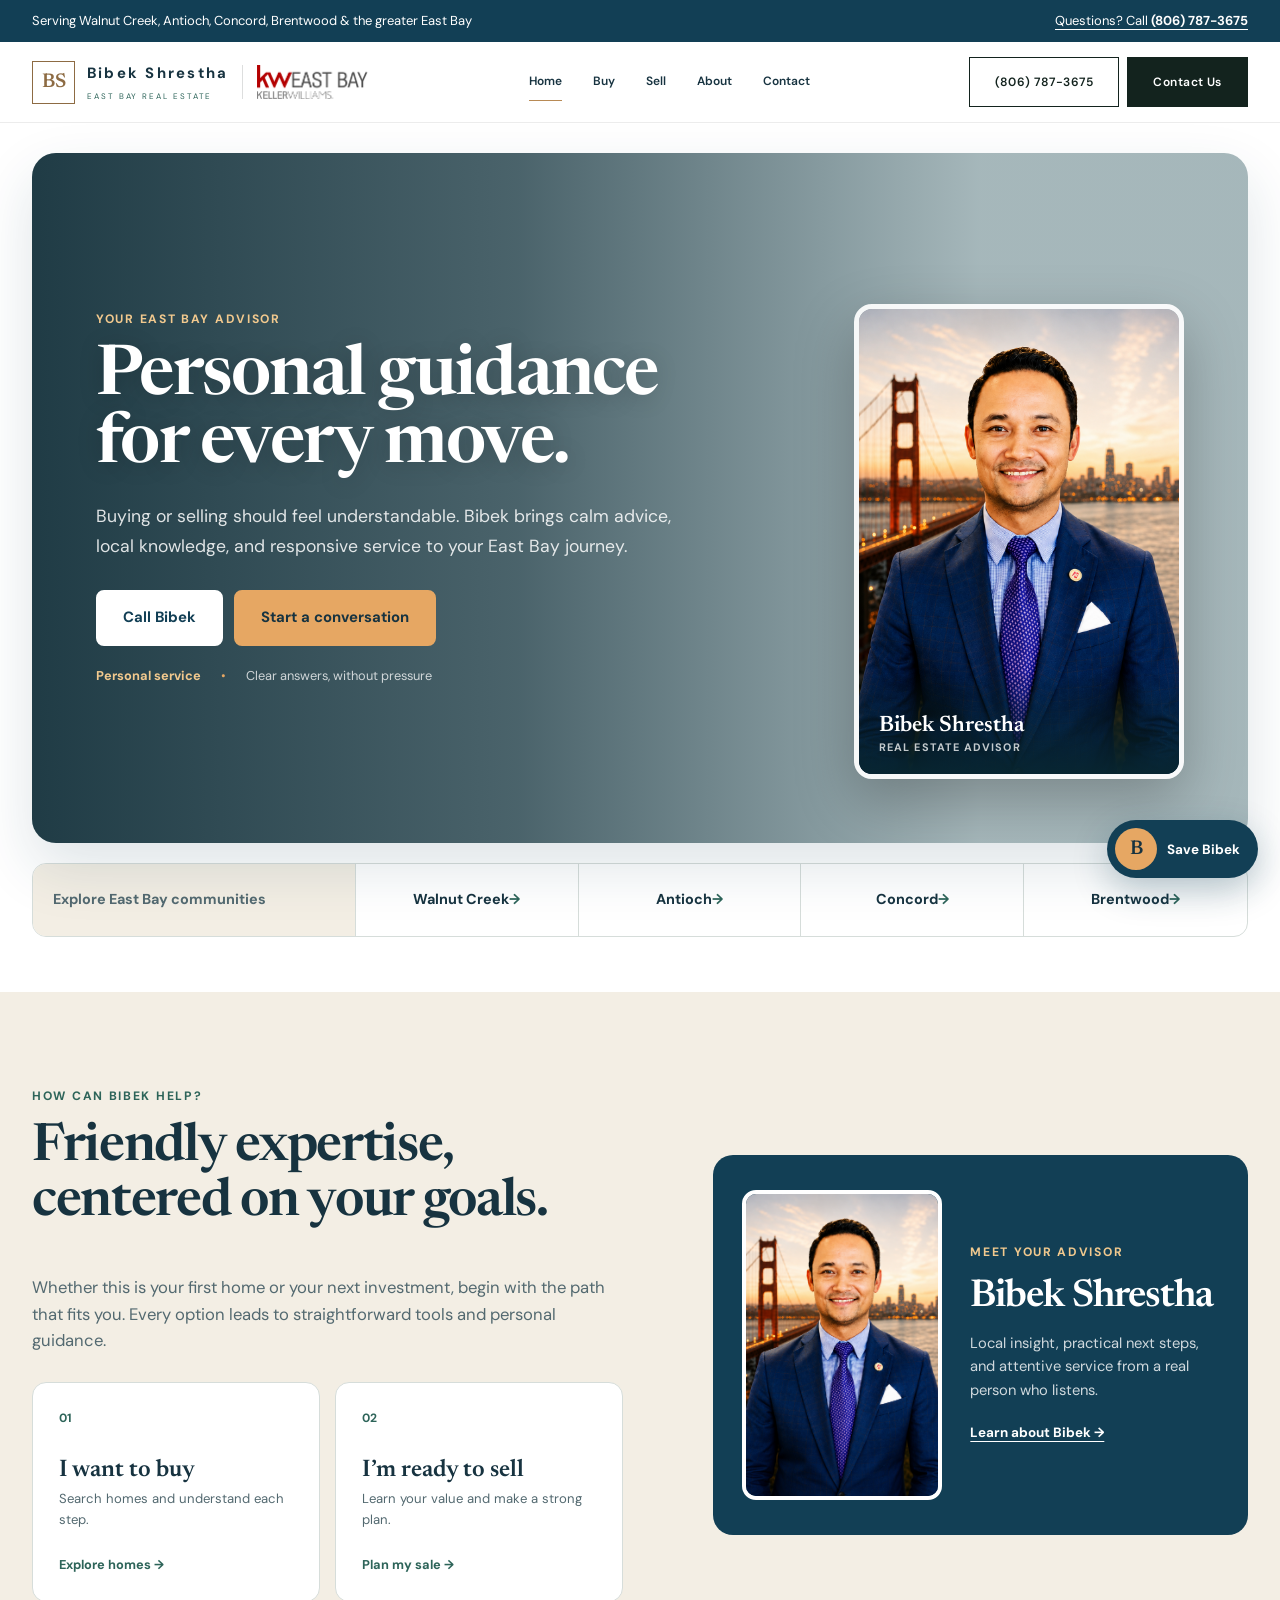
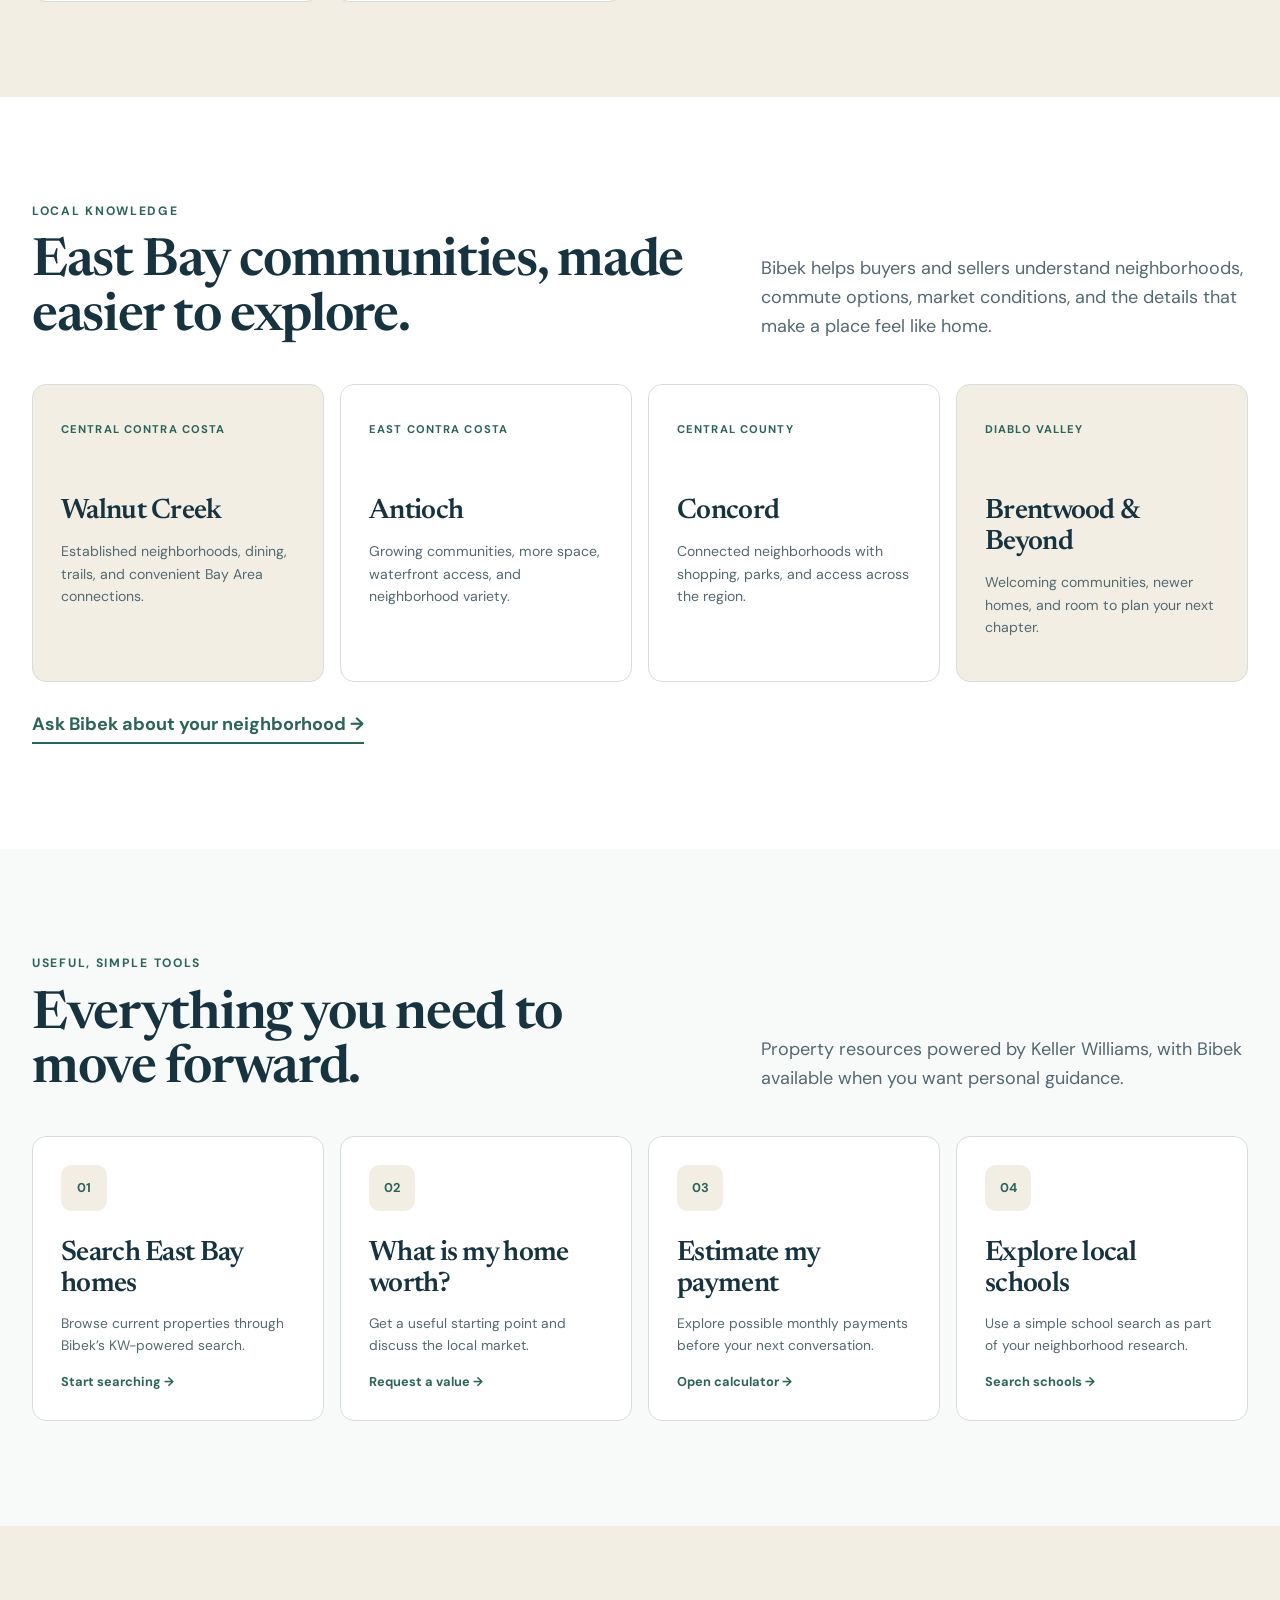
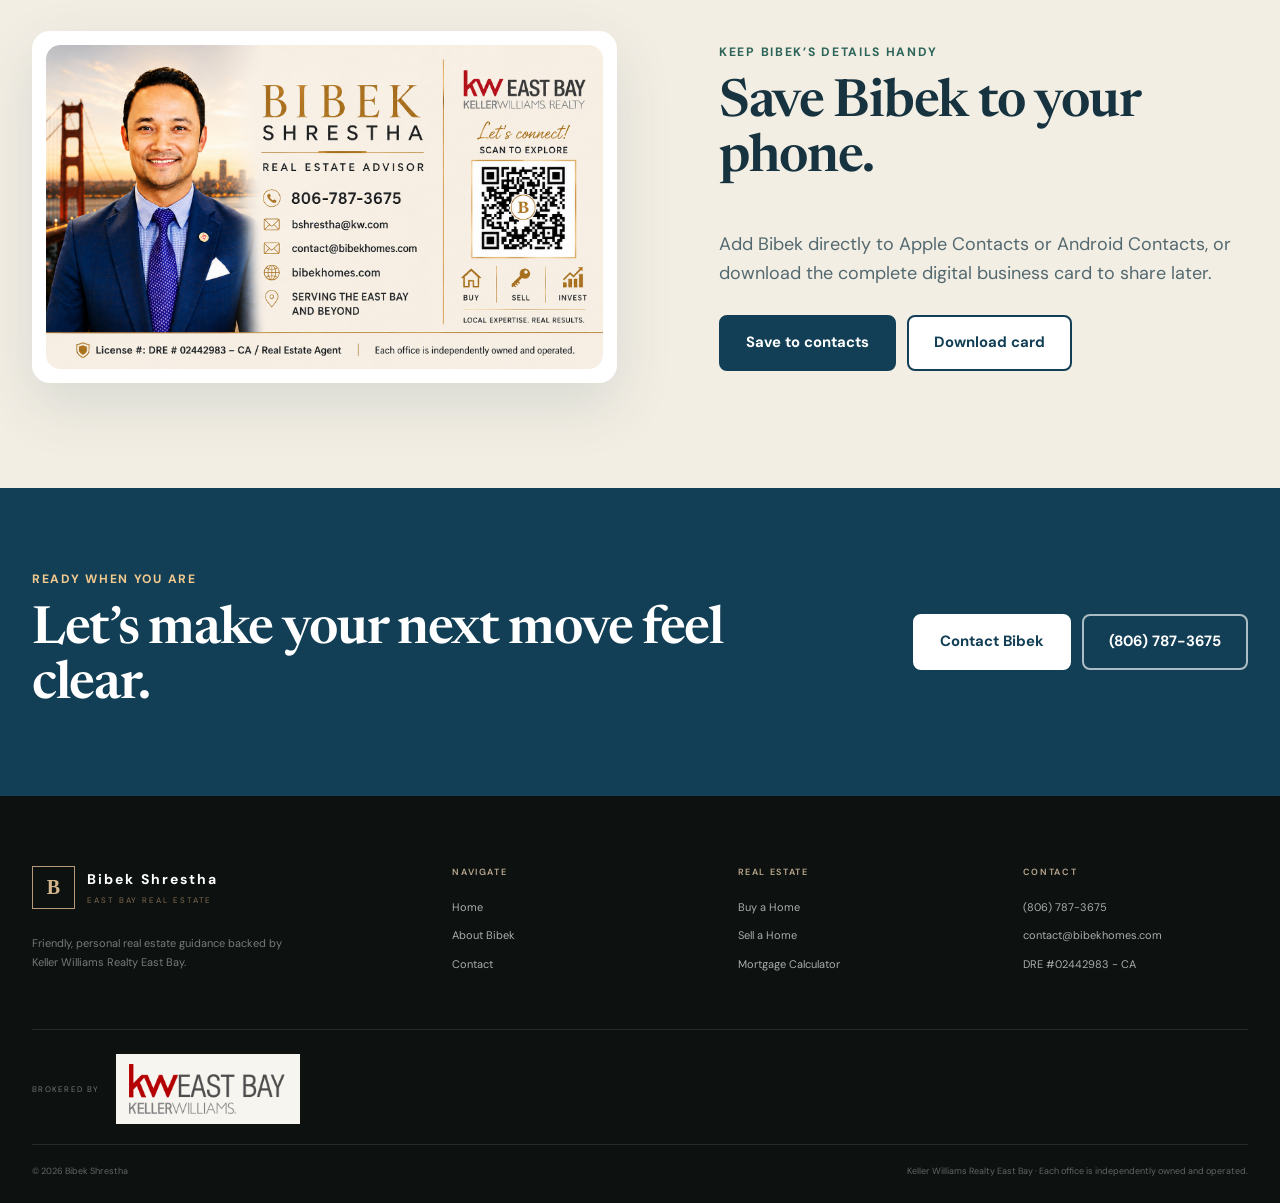
<file: index.html>
<!doctype html>
<html lang="en">
<head>
<meta charset="utf-8">
<meta name="viewport" content="width=device-width,initial-scale=1">
<meta name="description" content="Friendly, personal East Bay real estate guidance from Bibek Shrestha, serving Walnut Creek, Antioch, Concord, Brentwood and nearby communities.">
<meta name="theme-color" content="#123f55">
<title>Bibek Shrestha | East Bay Real Estate</title>
<link rel="preconnect" href="https://fonts.googleapis.com">
<link rel="preconnect" href="https://fonts.gstatic.com" crossorigin>
<link href="https://fonts.googleapis.com/css2?family=DM+Sans:wght@400;500;600;700&family=Newsreader:opsz,wght@6..72,500;6..72,600&display=swap" rel="stylesheet">
<link rel="stylesheet" href="assets/css/styles.css?v=premium-2">
<link rel="stylesheet" href="assets/css/refinements.css?v=refine-8">
<link rel="stylesheet" href="assets/css/coastal-home.css?v=coastal-8">
</head>
<body class="coastal-home">

<a class="coastal-skip" href="#main-content">Skip to main content</a>

<header class="site-header coastal-header">
  <div class="container navbar">
    <a class="brand" href="index.html" aria-label="Bibek Shrestha home">
      <div class="monogram" aria-hidden="true">BS</div>
      <div class="brand-copy"><strong data-agent-name>BIBEK SHRESTHA</strong><span>East Bay Real Estate</span></div>
    </a>
    <button class="mobile-menu" data-menu-button aria-label="Open navigation" aria-expanded="false">Menu</button>
    <nav class="main-nav" data-main-nav aria-label="Main navigation">
      <a aria-current="page" href="index.html">Home</a>
      <a href="search-homes/index.html">Buy</a>
      <a href="home-value/index.html">Sell</a>
      <a href="about/index.html">About</a>
      <a href="contact/index.php">Contact</a>
    </nav>
    <div class="nav-actions">
      <a class="btn btn-outline" data-agent-phone-link href="#"><span data-agent-phone>Phone</span></a>
      <a class="btn" href="contact/index.php">Contact Us</a>
    </div>
  </div>
</header>

<main id="main-content">
  <section class="coastal-hero">
    <div class="container">
      <div class="coastal-hero-media">
        <video autoplay muted loop playsinline preload="metadata" aria-hidden="true">
          <source src="https://static.kw.com/7a/43/bce1463cf8110370e719b0ebc4ff/d9bakq3cnghs776kqfq0.mp4" type="video/mp4">
        </video>
        <div class="coastal-hero-panel">
          <div class="coastal-hero-copy">
            <p class="coastal-eyebrow">Your East Bay advisor</p>
            <h1>Personal guidance for every move.</h1>
            <p>Buying or selling should feel understandable. Bibek brings calm advice, local knowledge, and responsive service to your East Bay journey.</p>
            <div class="coastal-buttons">
              <a class="coastal-button primary" data-agent-phone-link href="#">Call Bibek</a>
              <a class="coastal-button warm" href="contact/index.php">Start a conversation</a>
            </div>
            <div class="coastal-reassurance"><strong>Personal service</strong><span>Clear answers, without pressure</span></div>
          </div>
          <a class="coastal-hero-advisor" href="about/index.html" aria-label="Meet Bibek Shrestha">
            <img src="assets/images/bibek-business-card-portrait.png" alt="Bibek Shrestha with the Golden Gate Bridge">
            <span><strong>Bibek Shrestha</strong><small>Real Estate Advisor</small></span>
          </a>
        </div>
      </div>
      <div class="coastal-community-nav" aria-label="Communities served">
        <strong>Explore East Bay communities</strong>
        <a href="#communities">Walnut Creek</a>
        <a href="#communities">Antioch</a>
        <a href="#communities">Concord</a>
        <a href="#communities">Brentwood</a>
      </div>
    </div>
  </section>

  <section class="coastal-help">
    <div class="container coastal-help-grid">
      <div class="coastal-help-copy">
        <p class="coastal-eyebrow">How can Bibek help?</p>
        <h2>Friendly expertise, centered on your goals.</h2>
        <p>Whether this is your first home or your next investment, begin with the path that fits you. Every option leads to straightforward tools and personal guidance.</p>
        <div class="coastal-paths">
          <a href="search-homes/index.html"><span aria-hidden="true">01</span><strong>I want to buy</strong><small>Search homes and understand each step.</small><b>Explore homes →</b></a>
          <a href="home-value/index.html"><span aria-hidden="true">02</span><strong>I’m ready to sell</strong><small>Learn your value and make a strong plan.</small><b>Plan my sale →</b></a>
        </div>
      </div>
      <aside class="coastal-profile">
        <img src="assets/images/bibek-business-card-portrait.png?v=card-portrait-1" alt="Bibek Shrestha, East Bay real estate advisor">
        <div>
          <p class="coastal-eyebrow">Meet your advisor</p>
          <h2>Bibek Shrestha</h2>
          <p>Local insight, practical next steps, and attentive service from a real person who listens.</p>
          <a href="about/index.html">Learn about Bibek →</a>
        </div>
      </aside>
    </div>
  </section>

  <section class="coastal-communities" id="communities">
    <div class="container">
      <div class="coastal-section-heading">
        <div><p class="coastal-eyebrow">Local knowledge</p><h2>East Bay communities, made easier to explore.</h2></div>
        <p>Bibek helps buyers and sellers understand neighborhoods, commute options, market conditions, and the details that make a place feel like home.</p>
      </div>
      <div class="coastal-place-grid">
        <article><span>Central Contra Costa</span><h3>Walnut Creek</h3><p>Established neighborhoods, dining, trails, and convenient Bay Area connections.</p></article>
        <article><span>East Contra Costa</span><h3>Antioch</h3><p>Growing communities, more space, waterfront access, and neighborhood variety.</p></article>
        <article><span>Central County</span><h3>Concord</h3><p>Connected neighborhoods with shopping, parks, and access across the region.</p></article>
        <article><span>Diablo Valley</span><h3>Brentwood &amp; Beyond</h3><p>Welcoming communities, newer homes, and room to plan your next chapter.</p></article>
      </div>
      <a class="coastal-text-link" href="contact/index.php">Ask Bibek about your neighborhood →</a>
    </div>
  </section>

  <section class="coastal-tools">
    <div class="container">
      <div class="coastal-section-heading">
        <div><p class="coastal-eyebrow">Useful, simple tools</p><h2>Everything you need to move forward.</h2></div>
        <p>Property resources powered by Keller Williams, with Bibek available when you want personal guidance.</p>
      </div>
      <div class="coastal-tool-grid">
        <a href="search-homes/index.html"><span class="coastal-tool-number">01</span><h3>Search East Bay homes</h3><p>Browse current properties through Bibek’s KW-powered search.</p><strong>Start searching →</strong></a>
        <a href="home-value/index.html"><span class="coastal-tool-number">02</span><h3>What is my home worth?</h3><p>Get a useful starting point and discuss the local market.</p><strong>Request a value →</strong></a>
        <a href="mortgage-calculator/index.html"><span class="coastal-tool-number">03</span><h3>Estimate my payment</h3><p>Explore possible monthly payments before your next conversation.</p><strong>Open calculator →</strong></a>
        <a href="school-search/index.html"><span class="coastal-tool-number">04</span><h3>Explore local schools</h3><p>Use a simple school search as part of your neighborhood research.</p><strong>Search schools →</strong></a>
      </div>
    </div>
  </section>

  <section class="coastal-save">
    <div class="container coastal-save-grid">
      <div class="coastal-business-card">
        <img src="assets/downloads/bibek-shrestha-digital-business-card.png" alt="Bibek Shrestha digital business card">
      </div>
      <div>
        <p class="coastal-eyebrow">Keep Bibek’s details handy</p>
        <h2>Save Bibek to your phone.</h2>
        <p>Add Bibek directly to Apple Contacts or Android Contacts, or download the complete digital business card to share later.</p>
        <div class="coastal-buttons">
          <a class="coastal-button primary" href="assets/downloads/bibek-shrestha-photo.vcf" download>Save to contacts</a>
          <a class="coastal-button outline" href="assets/downloads/bibek-shrestha-digital-business-card.png" download>Download card</a>
        </div>
      </div>
    </div>
  </section>

  <section class="coastal-final">
    <div class="container">
      <div><p class="coastal-eyebrow">Ready when you are</p><h2>Let’s make your next move feel clear.</h2></div>
      <div class="coastal-buttons">
        <a class="coastal-button white" href="contact/index.php">Contact Bibek</a>
        <a class="coastal-button transparent" data-agent-phone-link href="#"><span data-agent-phone></span></a>
      </div>
    </div>
  </section>
</main>

<a class="business-card-launcher" href="bibek/index.html" aria-label="Open Bibek Shrestha’s digital business card">
  <span aria-hidden="true">B</span>
  <strong>Save Bibek</strong>
</a>

<dialog class="business-card-dialog" data-business-card-dialog aria-labelledby="business-card-title">
  <button class="business-card-close" type="button" data-business-card-close aria-label="Close business card">×</button>
  <div class="business-card-dialog-grid">
    <div class="business-card-dialog-image">
      <img src="assets/downloads/bibek-shrestha-digital-business-card.png" alt="Bibek Shrestha digital business card">
    </div>
    <div class="business-card-dialog-copy">
      <p class="coastal-eyebrow">Keep Bibek handy</p>
      <h2 id="business-card-title">Keep Bibek’s contact handy.</h2>
      <p>Save his phone, email, website, brokerage, and license details in one step.</p>
      <p class="business-card-action-label">Save to Contacts now</p>
      <div class="business-card-phone-actions">
        <a class="phone-save-button apple" href="assets/downloads/bibek-shrestha-photo.vcf" download>
          <span aria-hidden="true">●</span><span><small>Save contact on</small><strong>iPhone</strong></span>
        </a>
        <a class="phone-save-button android" href="assets/downloads/bibek-shrestha-photo.vcf" download>
          <span aria-hidden="true">◆</span><span><small>Save contact on</small><strong>Android</strong></span>
        </a>
      </div>
      <div class="business-card-wallets" aria-label="Digital wallet availability">
        <div><strong>Digital card</strong><span>Easy to share</span></div>
        <div><strong>QR + NFC ready</strong><span>Works across phones</span></div>
      </div>
      <a class="business-card-download" href="bibek/index.html">Open Bibek’s shareable digital card</a>
      <a class="business-card-download" href="assets/downloads/bibek-shrestha-digital-business-card.png" download>Download the full business card</a>
      <p class="business-card-note">Use the digital card to call, text, email, save Bibek’s contact, show a QR code, or share through your phone.</p>
    </div>
  </div>
</dialog>

<footer class="site-footer premium-footer">
  <div class="container footer-grid">
    <div><a class="brand" href="index.html"><div class="monogram">B</div><div class="brand-copy"><strong data-agent-name></strong><span>East Bay Real Estate</span></div></a><p>Friendly, personal real estate guidance backed by Keller Williams Realty East Bay.</p></div>
    <div><h4>Navigate</h4><a href="index.html">Home</a><a href="about/index.html">About Bibek</a><a href="contact/index.php">Contact</a></div>
    <div><h4>Real Estate</h4><a href="search-homes/index.html">Buy a Home</a><a href="home-value/index.html">Sell a Home</a><a href="mortgage-calculator/index.html">Mortgage Calculator</a></div>
    <div><h4>Contact</h4><a data-agent-phone-link href="#"><span data-agent-phone></span></a><a data-agent-email-link href="#"><span data-agent-email></span></a><p data-agent-license></p></div>
  </div>
  <div class="container legal"><span>© <span data-current-year></span> Bibek Shrestha</span><span>Keller Williams Realty East Bay · Each office is independently owned and operated.</span></div>
</footer>

<script src="assets/js/config.js"></script>
<script src="assets/js/site.js?v=nav-brand-3"></script>
</body>
</html>
</file>
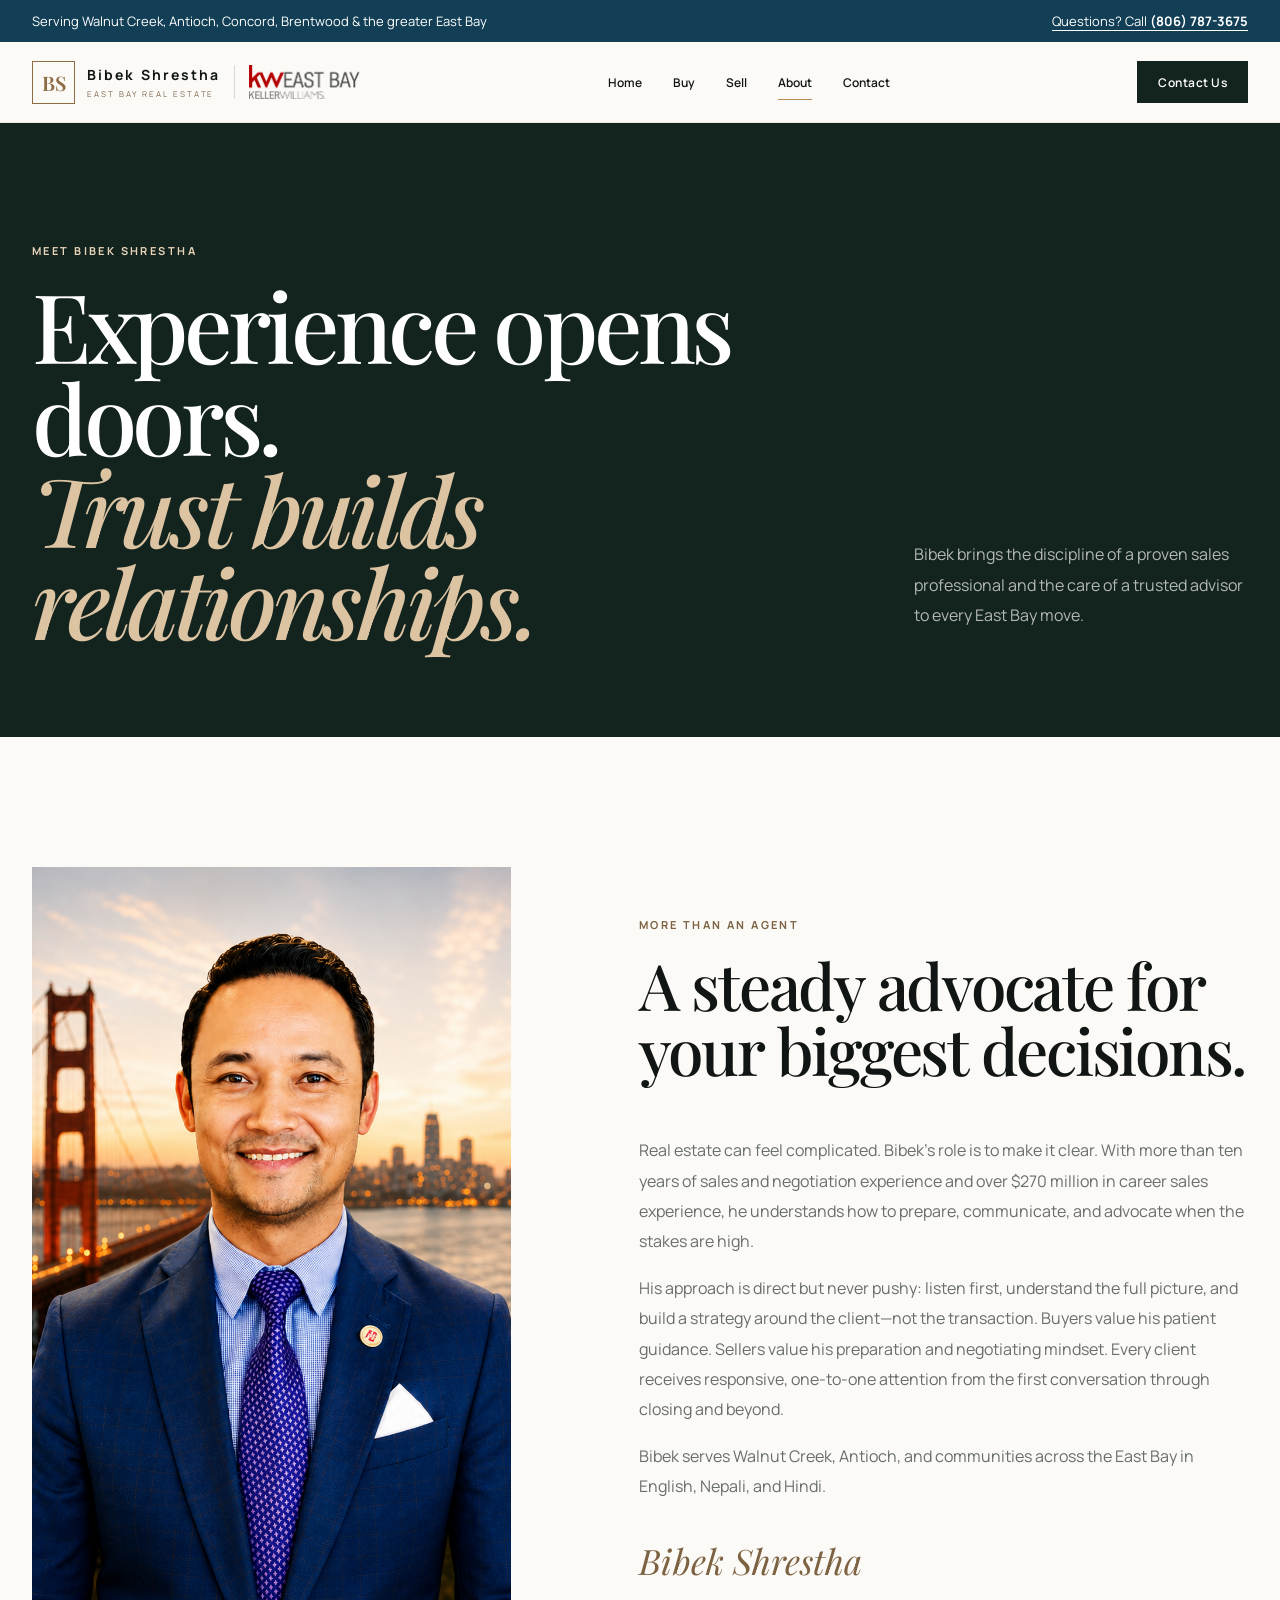
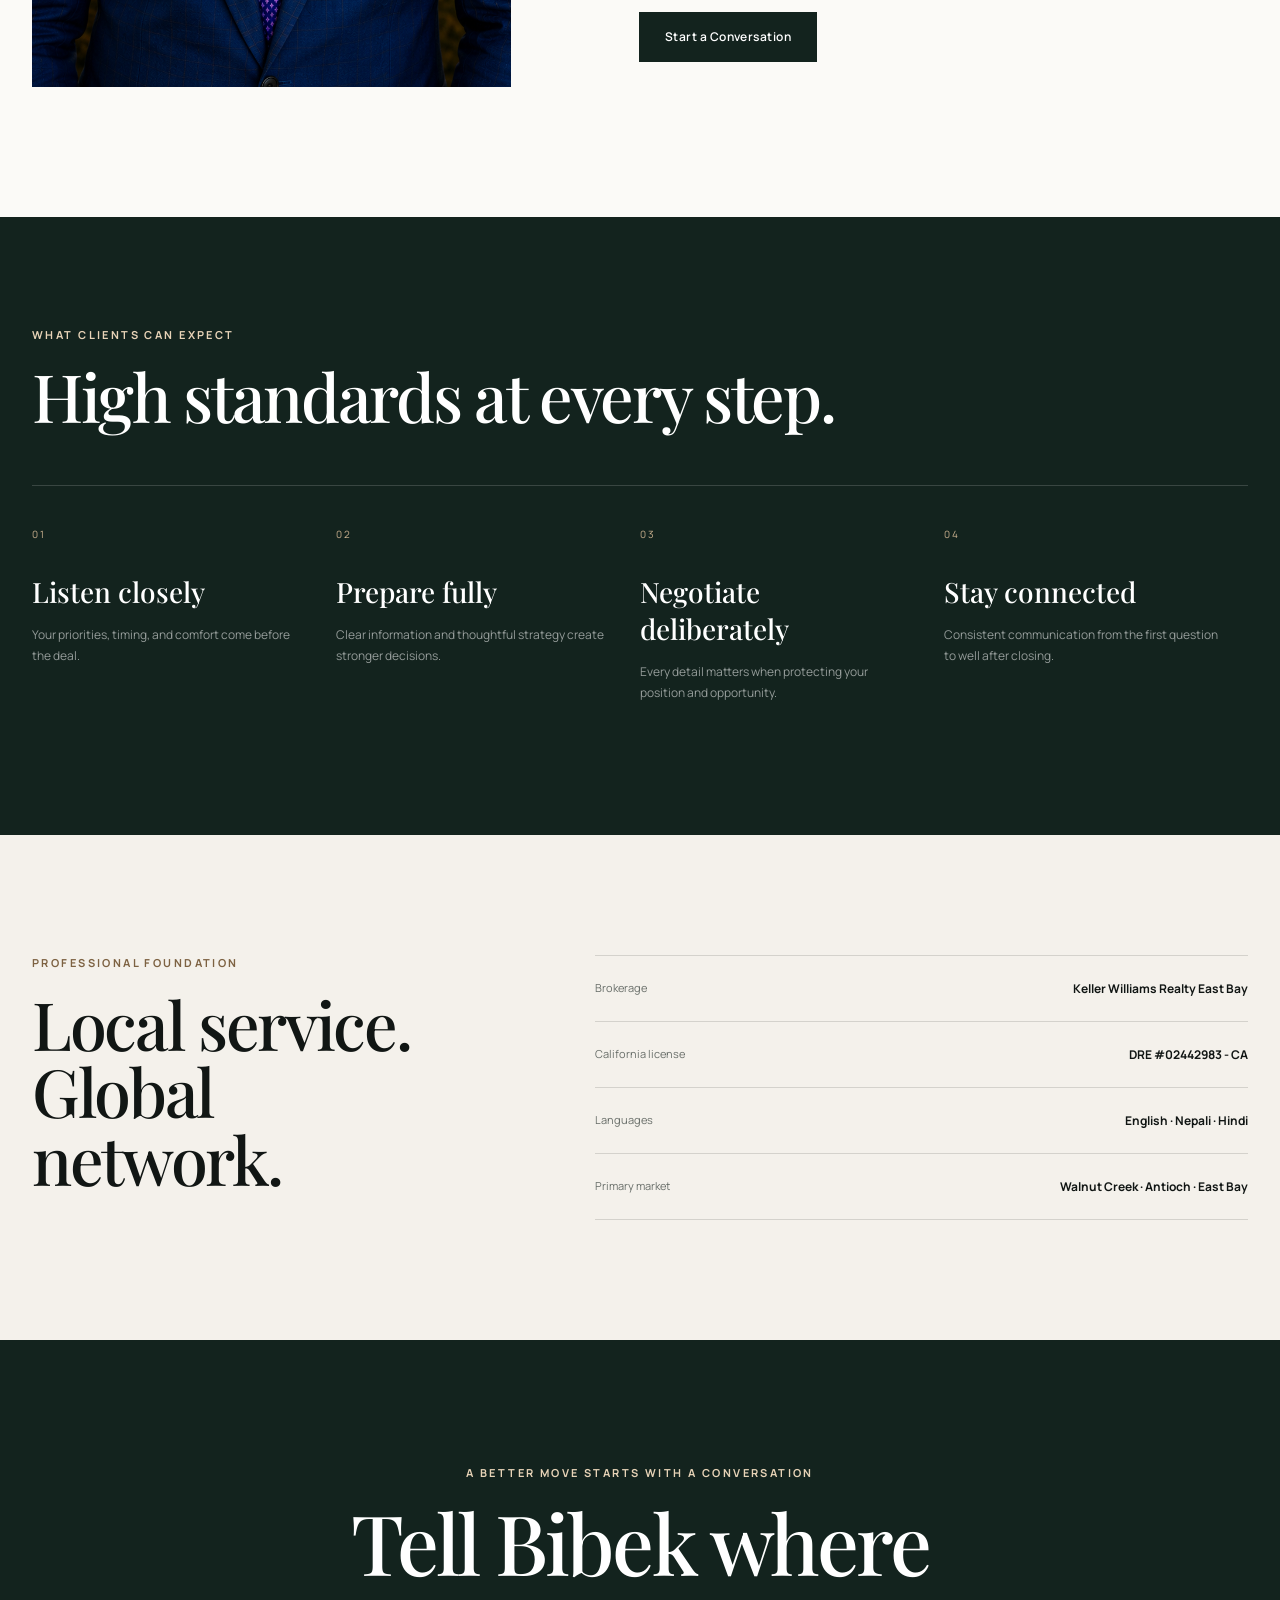
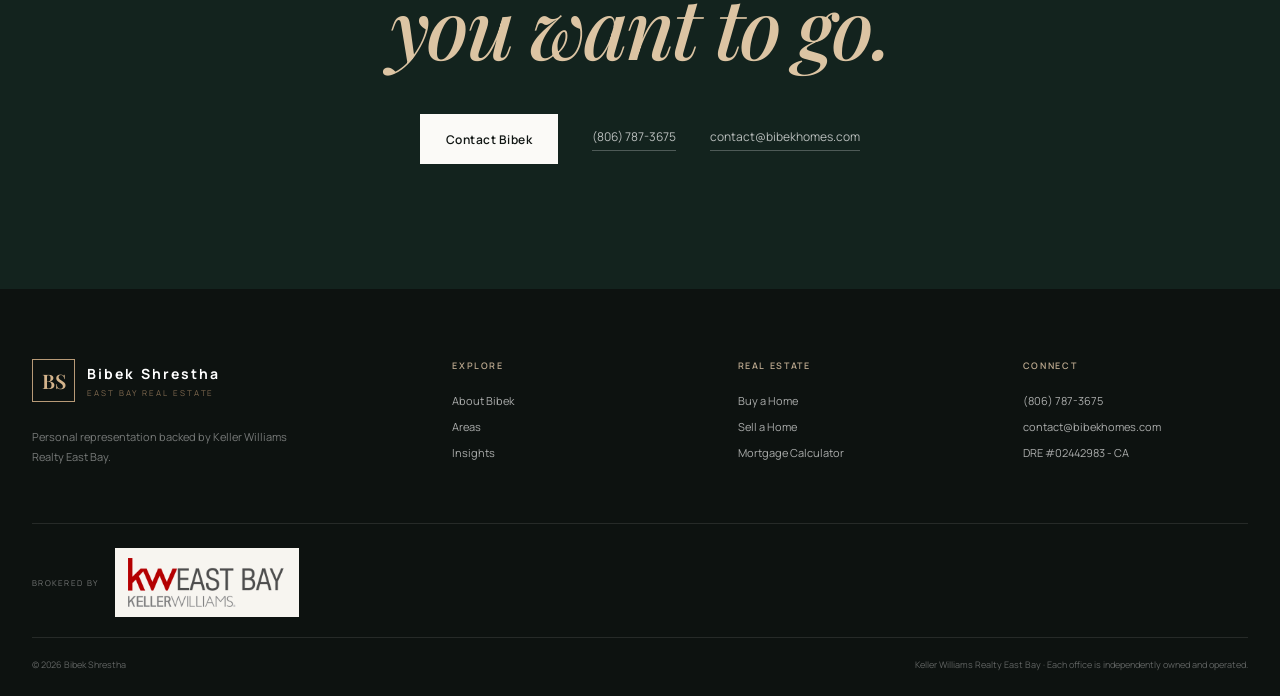
<file: about/index.html>
<!doctype html>
<html lang="en">
<head>
<meta charset="utf-8"><meta name="viewport" content="width=device-width,initial-scale=1">
<meta name="description" content="Meet Bibek Shrestha, an East Bay real estate advisor known for strategic negotiation, clear communication and personal service.">
<meta name="theme-color" content="#111614">
<title>About Bibek | Bibek Shrestha Real Estate</title>
<link rel="preconnect" href="https://fonts.googleapis.com"><link rel="preconnect" href="https://fonts.gstatic.com" crossorigin>
<link href="https://fonts.googleapis.com/css2?family=DM+Sans:wght@400;500;600&family=Manrope:wght@400;500;600;700&family=Playfair+Display:ital,wght@0,500;0,600;1,500&display=swap" rel="stylesheet">
<link rel="stylesheet" href="../assets/css/styles.css?v=premium-2">
<link rel="stylesheet" href="../assets/css/refinements.css?v=refine-8">
</head>
<body>
<header class="site-header premium-header"><div class="container navbar">
  <a class="brand" href="../index.html"><div class="monogram">BS</div><div class="brand-copy"><strong data-agent-name></strong><span>East Bay Real Estate</span></div></a>
  <button class="mobile-menu" data-menu-button aria-label="Open navigation" aria-expanded="false">Menu</button>
  <nav class="main-nav" data-main-nav><a href="../index.html">Home</a><a aria-current="page" href="index.html">About</a><a href="../index.html#areas">Areas</a><a href="../search-homes/index.html">Buy</a><a href="../home-value/index.html">Sell</a><a href="../blog/index.html">Insights</a></nav>
  <div class="nav-actions"><a class="btn btn-small" href="../contact/index.php">Contact Us</a></div>
</div></header>
<main>
  <section class="about-hero"><div class="container about-hero-grid"><div><p class="kicker">Meet Bibek Shrestha</p><h1>Experience opens doors.<br><em>Trust builds relationships.</em></h1></div><p>Bibek brings the discipline of a proven sales professional and the care of a trusted advisor to every East Bay move.</p></div></section>
  <section class="about-story"><div class="container about-story-grid"><div class="about-portrait" role="img" aria-label="Portrait of Bibek Shrestha"></div><div class="about-copy"><p class="kicker dark">More than an agent</p><h2>A steady advocate for your biggest decisions.</h2><p>Real estate can feel complicated. Bibek’s role is to make it clear. With more than ten years of sales and negotiation experience and over $270 million in career sales experience, he understands how to prepare, communicate, and advocate when the stakes are high.</p><p>His approach is direct but never pushy: listen first, understand the full picture, and build a strategy around the client—not the transaction. Buyers value his patient guidance. Sellers value his preparation and negotiating mindset. Every client receives responsive, one-to-one attention from the first conversation through closing and beyond.</p><p>Bibek serves Walnut Creek, Antioch, and communities across the East Bay in English, Nepali, and Hindi.</p><div class="signature">Bibek Shrestha</div><a class="btn btn-dark" href="../contact/index.php">Start a Conversation</a></div></div></section>
  <section class="principles-section"><div class="container"><p class="kicker">What clients can expect</p><h2>High standards at every step.</h2><div class="principle-grid"><article><span>01</span><h3>Listen closely</h3><p>Your priorities, timing, and comfort come before the deal.</p></article><article><span>02</span><h3>Prepare fully</h3><p>Clear information and thoughtful strategy create stronger decisions.</p></article><article><span>03</span><h3>Negotiate deliberately</h3><p>Every detail matters when protecting your position and opportunity.</p></article><article><span>04</span><h3>Stay connected</h3><p>Consistent communication from the first question to well after closing.</p></article></div></div></section>
  <section class="about-credentials"><div class="container credentials-grid"><div><p class="kicker dark">Professional foundation</p><h2>Local service.<br>Global network.</h2></div><div class="credential-list"><div><span>Brokerage</span><strong data-agent-brokerage></strong></div><div><span>California license</span><strong data-agent-license></strong></div><div><span>Languages</span><strong>English · Nepali · Hindi</strong></div><div><span>Primary market</span><strong>Walnut Creek · Antioch · East Bay</strong></div></div></div></section>
  <section class="final-cta"><div class="container"><p class="kicker">A better move starts with a conversation</p><h2>Tell Bibek where<br><em>you want to go.</em></h2><div class="final-actions"><a class="btn btn-light" href="../contact/index.php">Contact Bibek</a><a data-agent-phone-link href="#"><span data-agent-phone></span></a><a data-agent-email-link href="#"><span data-agent-email></span></a></div></div></section>
</main>
<footer class="site-footer premium-footer"><div class="container footer-grid"><div><a class="brand" href="../index.html"><div class="monogram">BS</div><div class="brand-copy"><strong data-agent-name></strong><span>East Bay Real Estate</span></div></a><p>Personal representation backed by Keller Williams Realty East Bay.</p></div><div><h4>Explore</h4><a href="index.html">About Bibek</a><a href="../index.html#areas">Areas</a><a href="../blog/index.html">Insights</a></div><div><h4>Real Estate</h4><a href="../search-homes/index.html">Buy a Home</a><a href="../home-value/index.html">Sell a Home</a><a href="../mortgage-calculator/index.html">Mortgage Calculator</a></div><div><h4>Connect</h4><a data-agent-phone-link href="#"><span data-agent-phone></span></a><a data-agent-email-link href="#"><span data-agent-email></span></a><p data-agent-license></p></div></div><div class="container legal"><span>© <span data-current-year></span> Bibek Shrestha</span><span>Keller Williams Realty East Bay · Each office is independently owned and operated.</span></div></footer>
<script src="../assets/js/config.js"></script><script src="../assets/js/site.js?v=nav-brand-3"></script>
</body></html>
</file>
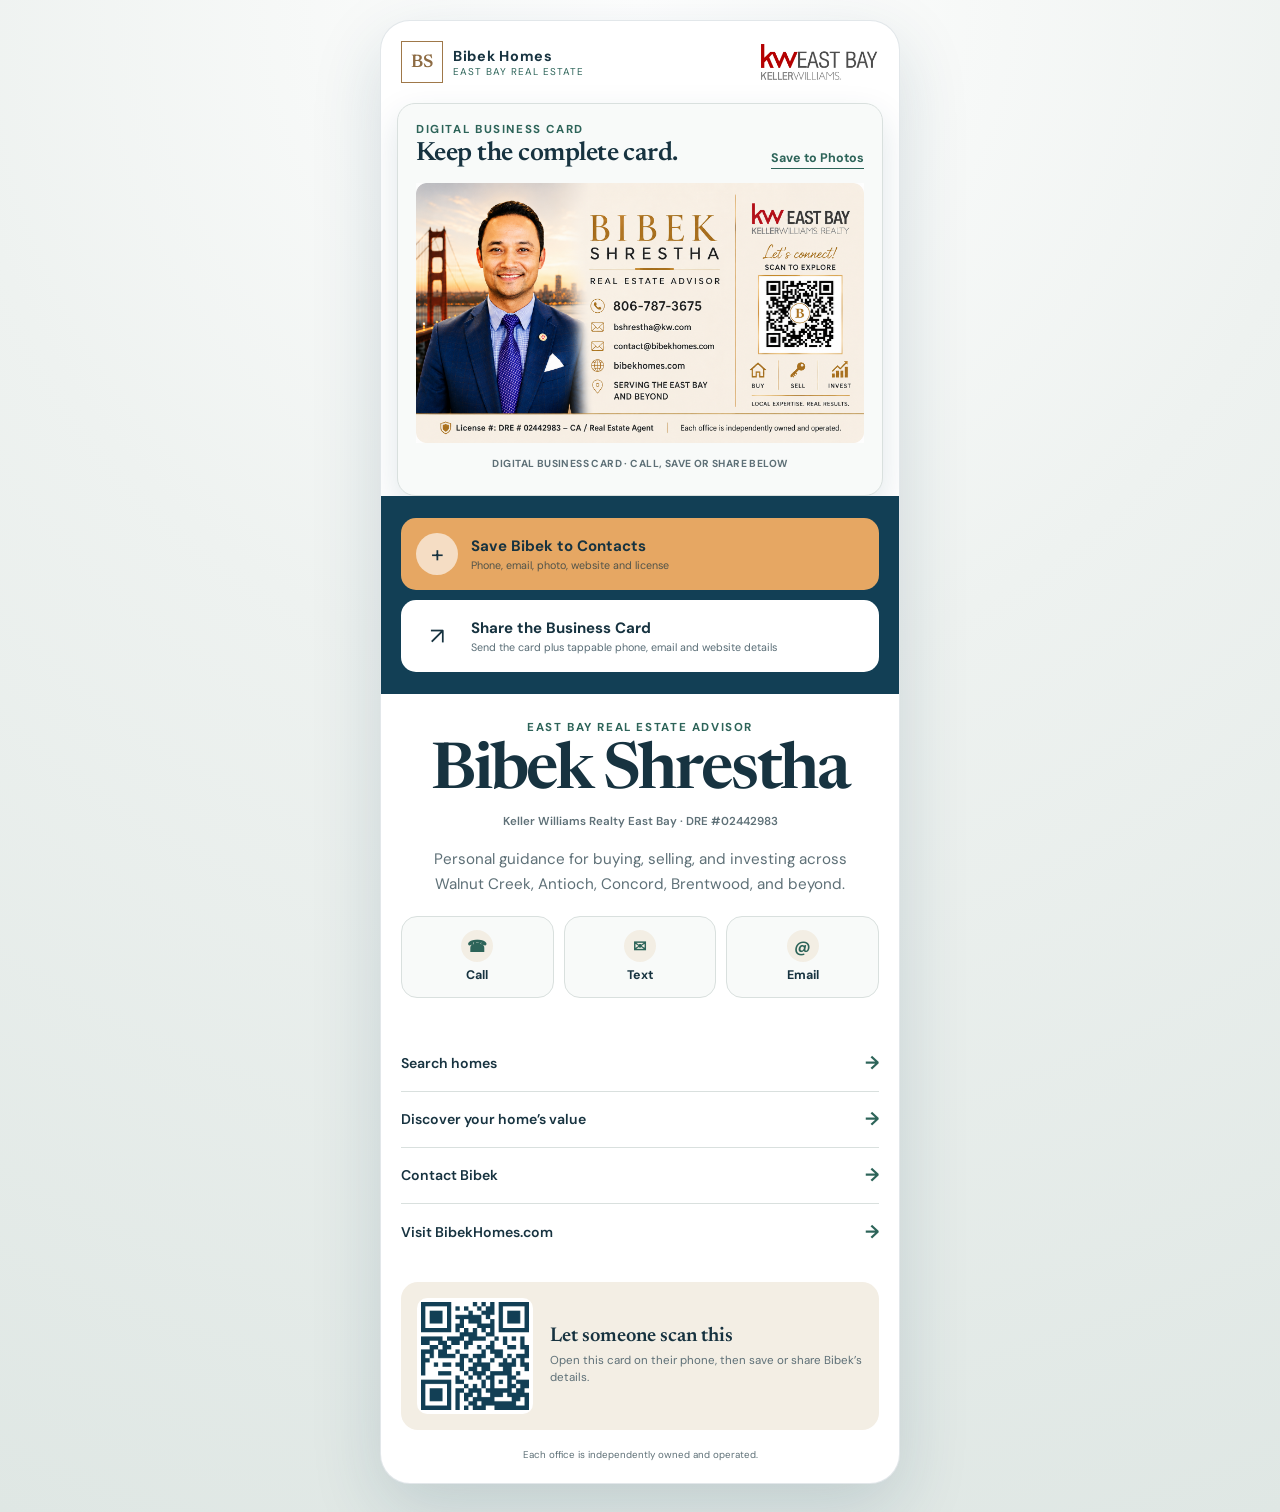
<file: bibek/index.html>
<!doctype html>
<html lang="en">
<head>
<meta charset="utf-8">
<meta name="viewport" content="width=device-width,initial-scale=1,viewport-fit=cover">
<meta name="description" content="Connect with Bibek Shrestha, East Bay real estate advisor. Call, text, email, save his contact, or share his digital business card.">
<meta name="theme-color" content="#123f55">
<title>Bibek Shrestha | Digital Business Card</title>
<link rel="preconnect" href="https://fonts.googleapis.com">
<link rel="preconnect" href="https://fonts.gstatic.com" crossorigin>
<link href="https://fonts.googleapis.com/css2?family=DM+Sans:wght@400;500;600;700&family=Newsreader:opsz,wght@6..72,500;6..72,600&display=swap" rel="stylesheet">
<link rel="stylesheet" href="../assets/css/digital-card.css?v=5">
</head>
<body>
<main class="card-shell">
  <section class="identity-card" aria-labelledby="card-name">
    <div class="identity-brand">
      <a href="../index.html" aria-label="Visit Bibek Homes">
        <span class="identity-monogram" aria-hidden="true">BS</span>
        <span><strong>Bibek Homes</strong><small>East Bay Real Estate</small></span>
      </a>
      <img src="../assets/images/kw-wc-east-bay-logo.png" alt="Keller Williams Walnut Creek East Bay">
    </div>

    <section class="card-preview-hero" aria-labelledby="complete-card-title">
      <div class="card-preview-heading">
        <div><p class="eyebrow">Digital business card</p><h2 id="complete-card-title">Keep the complete card.</h2></div>
        <button type="button" data-save-image>Save to Photos</button>
      </div>
      <img src="../assets/downloads/bibek-shrestha-digital-business-card.png" width="1644" height="957" alt="Bibek Shrestha’s complete Keller Williams East Bay business card">
      <span>Digital business card · Call, save or share below</span>
    </section>

    <div class="save-actions">
      <a class="save-contact" href="../assets/downloads/bibek-shrestha-photo.vcf" download>
        <span aria-hidden="true">+</span>
        <span><strong>Save Bibek to Contacts</strong><small>Phone, email, photo, website and license</small></span>
      </a>
      <button class="share-card" type="button" data-share-card>
        <span aria-hidden="true">↗</span>
        <span><strong>Share the Business Card</strong><small>Send the card plus tappable phone, email and website details</small></span>
      </button>
      <p class="share-status" data-share-status role="status" aria-live="polite"></p>
    </div>

    <div class="identity-copy">
      <p class="eyebrow">East Bay Real Estate Advisor</p>
      <h1 id="card-name">Bibek Shrestha</h1>
      <p class="license">Keller Williams Realty East Bay · DRE #02442983</p>
      <p class="welcome">Personal guidance for buying, selling, and investing across Walnut Creek, Antioch, Concord, Brentwood, and beyond.</p>
    </div>

    <div class="primary-actions" aria-label="Contact Bibek">
      <a href="tel:+18067873675"><span aria-hidden="true">☎</span><strong>Call</strong></a>
      <a href="sms:+18067873675"><span aria-hidden="true">✉</span><strong>Text</strong></a>
      <a href="mailto:contact@bibekhomes.com"><span aria-hidden="true">@</span><strong>Email</strong></a>
    </div>

    <div class="card-links">
      <a href="../search-homes/index.html"><span>Search homes</span><b>→</b></a>
      <a href="../home-value/index.html"><span>Discover your home’s value</span><b>→</b></a>
      <a href="../contact/index.php"><span>Contact Bibek</span><b>→</b></a>
      <a href="../index.html"><span>Visit BibekHomes.com</span><b>→</b></a>
    </div>

    <div class="qr-panel">
      <img src="../assets/images/bibek-digital-card-qr.png" alt="QR code for Bibek Shrestha’s digital business card">
      <div><strong>Let someone scan this</strong><p>Open this card on their phone, then save or share Bibek’s details.</p></div>
    </div>

    <p class="brokerage-note">Each office is independently owned and operated.</p>
  </section>
</main>

<script>
(function () {
  const button = document.querySelector("[data-share-card]");
  const saveButton = document.querySelector("[data-save-image]");
  const status = document.querySelector("[data-share-status]");
  const cardImageUrl = "../assets/downloads/bibek-shrestha-digital-business-card.png";

  async function getCard() {
    const response = await fetch(cardImageUrl);
    if (!response.ok) throw new Error("Card image unavailable");
    const blob = await response.blob();
    const file = new File([blob], "Bibek-Shrestha-Business-Card.png", { type: "image/png" });
    return { blob, file };
  }

  function downloadCard(cardBlob) {
    const download = document.createElement("a");
    download.href = URL.createObjectURL(cardBlob);
    download.download = "Bibek-Shrestha-Business-Card.png";
    document.body.appendChild(download);
    download.click();
    download.remove();
    URL.revokeObjectURL(download.href);
  }

  button.addEventListener("click", async function () {
    status.textContent = "";
    try {
      const card = await getCard();
      if (navigator.share && navigator.canShare && navigator.canShare({ files: [card.file] })) {
        await navigator.share({
          title: "Bibek Shrestha’s Business Card",
          text: "Bibek Shrestha · East Bay Real Estate Advisor\nCall: +1 (806) 787-3675\nEmail: contact@bibekhomes.com\nWebsite: https://bibekhomes.com/",
          files: [card.file]
        });
        status.textContent = "Business card shared.";
        return;
      }

      downloadCard(card.blob);
      status.textContent = "The business card was downloaded. Attach it to a text, AirDrop, WhatsApp or email.";
    } catch (error) {
      if (error && error.name === "AbortError") return;
      status.innerHTML = 'Could not open sharing. <a href="' + cardImageUrl + '" download>Download the business card instead.</a>';
    }
  });

  saveButton.addEventListener("click", async function () {
    status.textContent = "";
    try {
      const card = await getCard();
      if (navigator.share && navigator.canShare && navigator.canShare({ files: [card.file] })) {
        status.textContent = "Choose “Save Image” in the menu to add the card to Photos.";
        await navigator.share({
          title: "Save Bibek Shrestha’s Business Card",
          files: [card.file]
        });
        return;
      }
      downloadCard(card.blob);
      status.textContent = "Saved to Downloads. Open the image and choose Save to Photos.";
    } catch (error) {
      if (error && error.name === "AbortError") return;
      status.innerHTML = 'Could not open the photo menu. <a href="' + cardImageUrl + '" download>Download the card instead.</a>';
    }
  });
}());
</script>
</body>
</html>
</file>
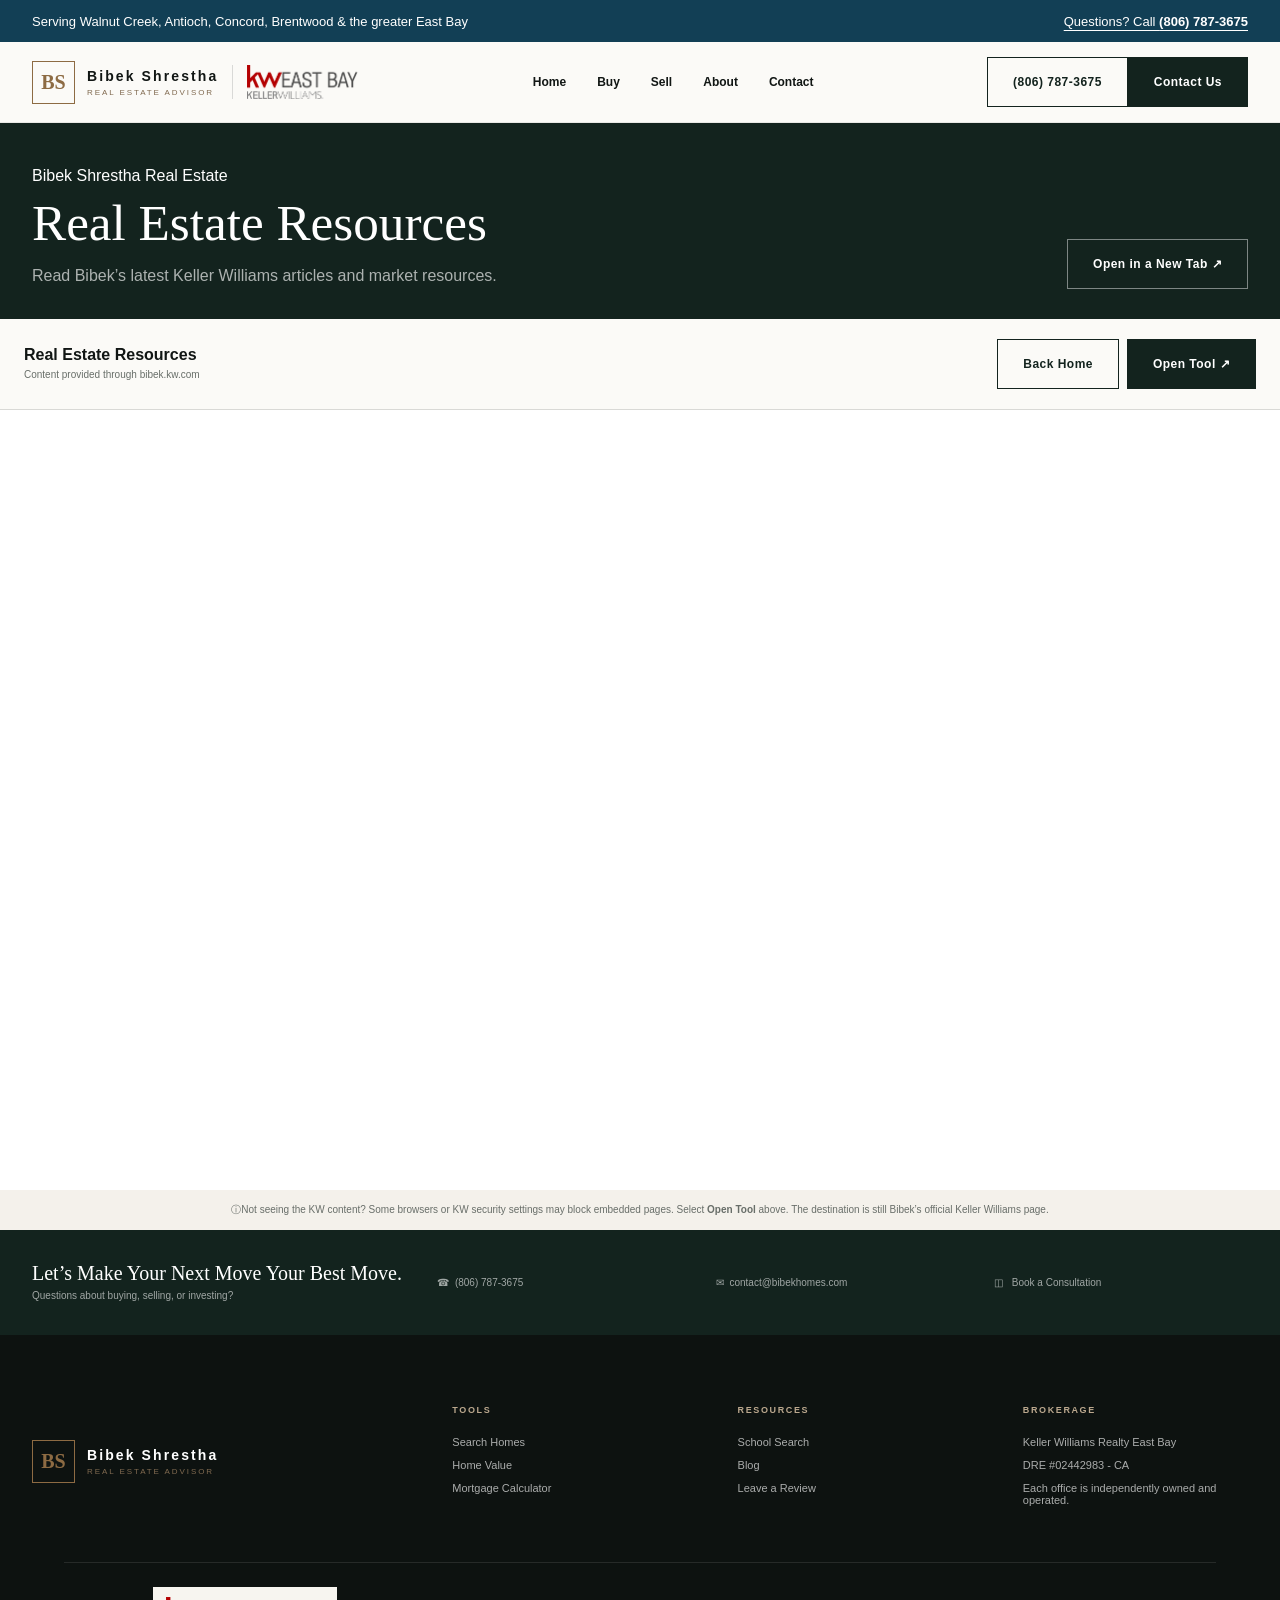
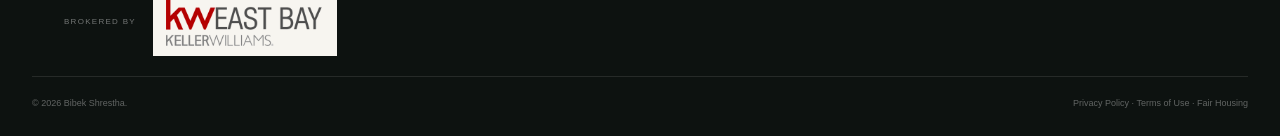
<file: blog/index.html>
<!doctype html>
<html lang="en">
<head>
<meta charset="utf-8"><meta name="viewport" content="width=device-width,initial-scale=1">
<meta name="description" content="Read Bibek’s latest Keller Williams articles and market resources.">
<title>Real Estate Resources | Bibek Shrestha</title>
<link rel="stylesheet" href="../assets/css/styles.css?v=premium-2">
<link rel="stylesheet" href="../assets/css/refinements.css?v=refine-8">
</head>
<body data-kw-tool="blog">

<header class="site-header">
  <div class="container navbar">
    <a class="brand" href="../index.html" aria-label="Bibek Shrestha home">
      <div class="monogram">BS</div>
      <div class="brand-copy"><strong data-agent-name>BIBEK SHRESTHA</strong><span data-agent-title>REAL ESTATE ADVISOR</span></div>
    </a>
    <button class="mobile-menu" data-menu-button aria-label="Open navigation" aria-expanded="false">☰</button>
    <nav class="main-nav" data-main-nav>
      <a href="../index.html">Home</a>
      <a href="../about/index.html">About</a>
      <a href="../index.html#areas">Areas</a>
      <a href="../search-homes/index.html">Buy</a>
      <a href="../home-value/index.html">Sell</a>
      <a href="../blog/index.html">Insights</a>
    </nav>
    <div class="nav-actions">
      <a class="btn btn-outline" data-agent-phone-link href="#"><span data-agent-phone>Phone</span></a>
      <a class="btn" href="../contact/index.php">Contact Us</a>
    </div>
  </div>
</header>

<main>
<section class="tool-intro">
  <div class="container tool-intro-grid">
    <div><div class="eyebrow">Bibek Shrestha Real Estate</div><h1>Real Estate Resources</h1><p>Read Bibek’s latest Keller Williams articles and market resources.</p></div>
    <a class="btn btn-outline" data-open-kw href="#">Open in a New Tab ↗</a>
  </div>
</section>
<section class="tool-shell">
  <div class="container">
    <div class="frame-card">
      <div class="frame-toolbar">
        <div><strong>Real Estate Resources</strong><br><span>Content provided through <span data-frame-domain>KW</span></span></div>
        <div class="frame-actions"><a class="btn btn-outline" href="../index.html">Back Home</a><a class="btn" data-open-kw href="#">Open Tool ↗</a></div>
      </div>
      <iframe class="kw-frame" data-kw-frame title="Real Estate Resources powered by Keller Williams" loading="eager" referrerpolicy="strict-origin-when-cross-origin"></iframe>
      <div class="frame-notice" data-frame-notice>
        <h2>This tool could not be loaded here.</h2>
        <p>Keller Williams may prevent its pages from appearing inside another website. Use the button below to open Bibek’s KW page directly.</p>
        <a class="btn" data-open-kw href="#">Open Real Estate Resources ↗</a>
      </div>
    </div>
    <div class="privacy-note" data-frame-helper hidden><span>ⓘ</span><span>Not seeing the KW content? Some browsers or KW security settings may block embedded pages. Select <strong>Open Tool</strong> above. The destination is still Bibek’s official Keller Williams page.</span></div>
  </div>
</section>
</main>

<section class="cta-band">
  <div class="container cta-grid">
    <div><strong>Let’s Make Your Next Move Your Best Move.</strong><br><small>Questions about buying, selling, or investing?</small></div>
    <a class="cta-item" data-agent-phone-link href="#">☎ &nbsp;<span data-agent-phone></span></a>
    <a class="cta-item" data-agent-email-link href="#">✉ &nbsp;<span data-agent-email></span></a>
    <a class="cta-item" href="../book-consultation/index.html">◫ &nbsp; Book a Consultation</a>
  </div>
</section>
<footer class="site-footer">
  <div class="container">
    <div class="footer-grid">
      <div class="brand">
        <div class="monogram">BS</div>
        <div class="brand-copy"><strong data-agent-name></strong><span data-agent-title></span></div>
      </div>
      <div><h4>Tools</h4><a href="../search-homes/index.html">Search Homes</a><a href="../home-value/index.html">Home Value</a><a href="../mortgage-calculator/index.html">Mortgage Calculator</a></div>
      <div><h4>Resources</h4><a href="../school-search/index.html">School Search</a><a href="../blog/index.html">Blog</a><a href="../reviews/index.html">Leave a Review</a></div>
      <div><h4>Brokerage</h4><p data-agent-brokerage></p><p data-agent-license></p><p>Each office is independently owned and operated.</p></div>
    </div>
    <div class="legal"><span>© <span data-current-year></span> <span data-agent-name></span>.</span><span>Privacy Policy · Terms of Use · Fair Housing</span></div>
  </div>
</footer>

<script src="../assets/js/config.js"></script>
<script src="../assets/js/site.js?v=nav-brand-3"></script>
<script src="../assets/js/overlay.js?v=integrated-2"></script>
</body></html>
</file>
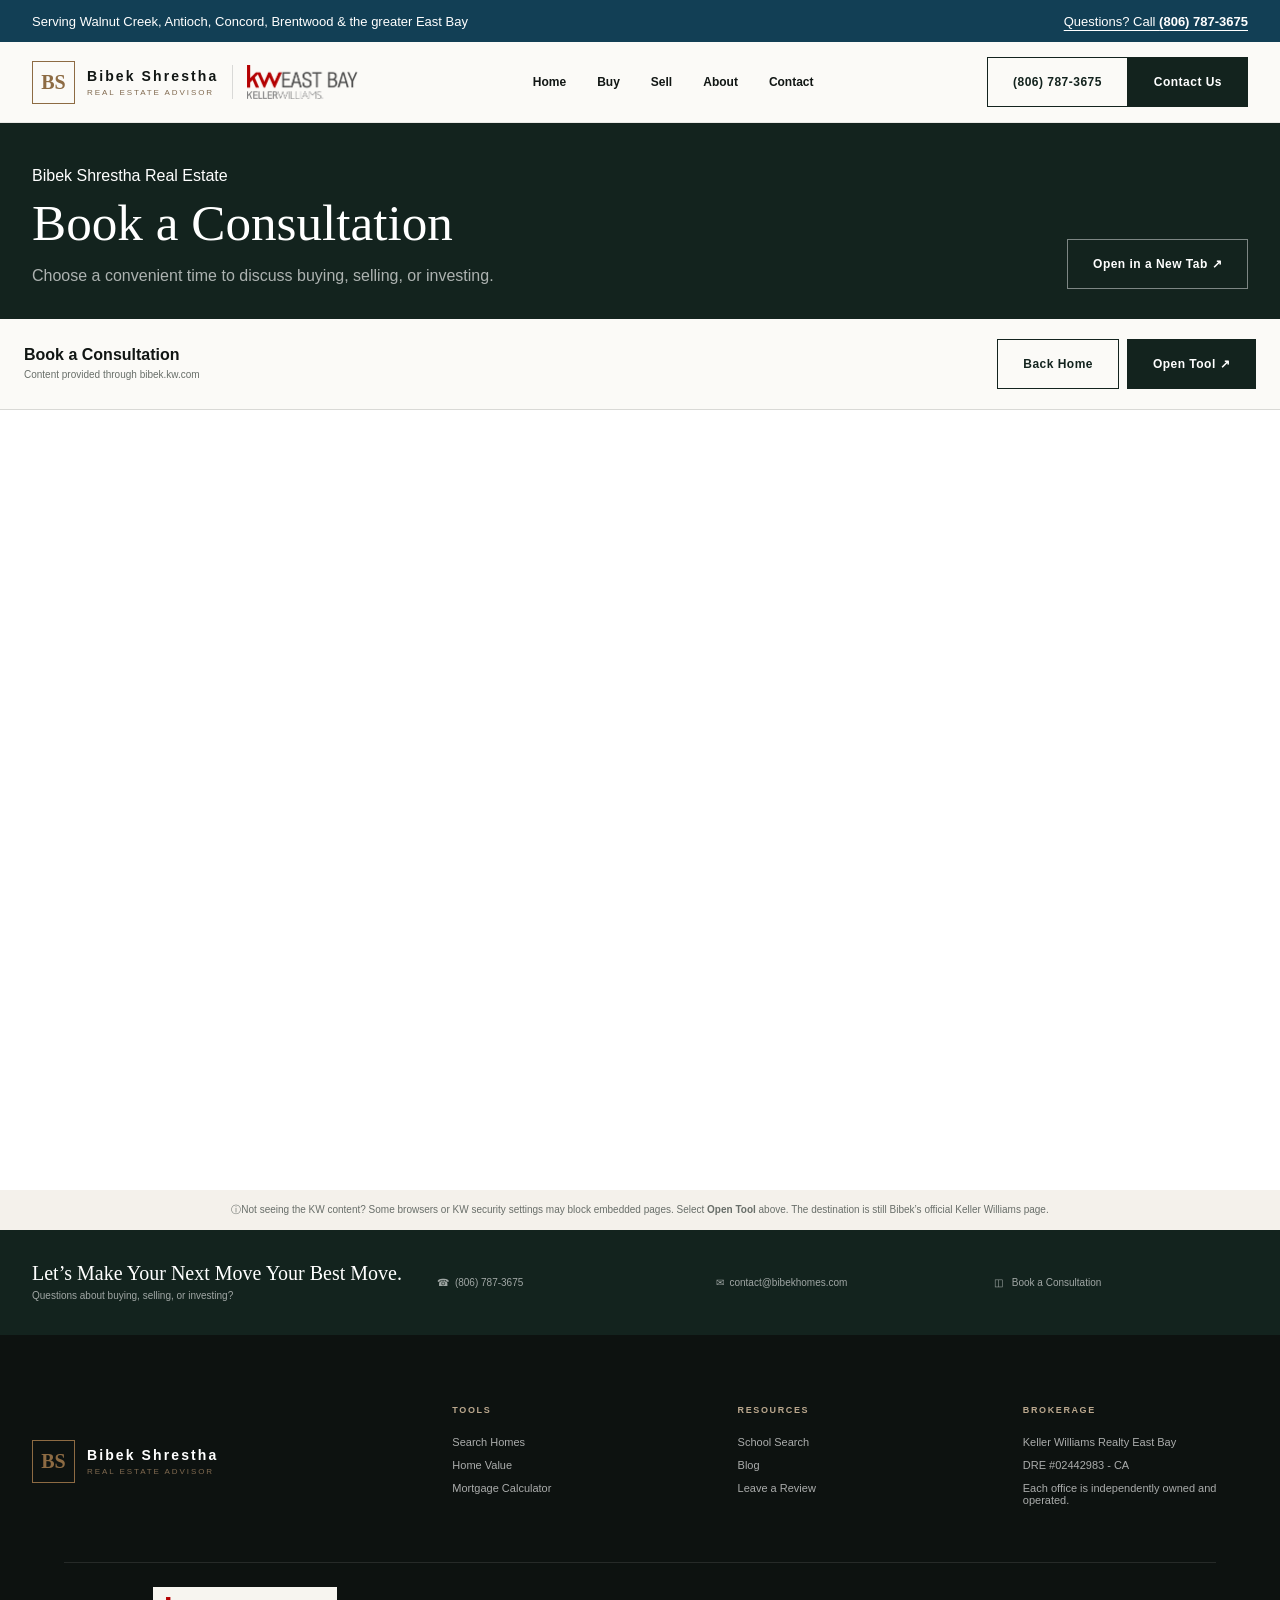
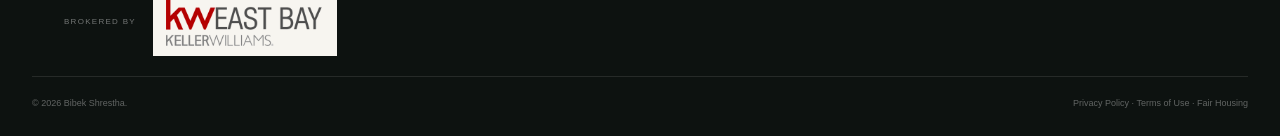
<file: book-consultation/index.html>
<!doctype html>
<html lang="en">
<head>
<meta charset="utf-8"><meta name="viewport" content="width=device-width,initial-scale=1">
<meta name="description" content="Choose a convenient time to discuss buying, selling, or investing.">
<title>Book a Consultation | Bibek Shrestha</title>
<link rel="stylesheet" href="../assets/css/styles.css?v=premium-2">
<link rel="stylesheet" href="../assets/css/refinements.css?v=refine-8">
</head>
<body data-kw-tool="consultation">

<header class="site-header">
  <div class="container navbar">
    <a class="brand" href="../index.html" aria-label="Bibek Shrestha home">
      <div class="monogram">BS</div>
      <div class="brand-copy"><strong data-agent-name>BIBEK SHRESTHA</strong><span data-agent-title>REAL ESTATE ADVISOR</span></div>
    </a>
    <button class="mobile-menu" data-menu-button aria-label="Open navigation" aria-expanded="false">☰</button>
    <nav class="main-nav" data-main-nav>
      <a href="../index.html">Home</a>
      <a href="../about/index.html">About</a>
      <a href="../index.html#areas">Areas</a>
      <a href="../search-homes/index.html">Buy</a>
      <a href="../home-value/index.html">Sell</a>
      <a href="../blog/index.html">Insights</a>
    </nav>
    <div class="nav-actions">
      <a class="btn btn-outline" data-agent-phone-link href="#"><span data-agent-phone>Phone</span></a>
      <a class="btn" href="../contact/index.php">Contact Us</a>
    </div>
  </div>
</header>

<main>
<section class="tool-intro">
  <div class="container tool-intro-grid">
    <div><div class="eyebrow">Bibek Shrestha Real Estate</div><h1>Book a Consultation</h1><p>Choose a convenient time to discuss buying, selling, or investing.</p></div>
    <a class="btn btn-outline" data-open-kw href="#">Open in a New Tab ↗</a>
  </div>
</section>
<section class="tool-shell">
  <div class="container">
    <div class="frame-card">
      <div class="frame-toolbar">
        <div><strong>Book a Consultation</strong><br><span>Content provided through <span data-frame-domain>KW</span></span></div>
        <div class="frame-actions"><a class="btn btn-outline" href="../index.html">Back Home</a><a class="btn" data-open-kw href="#">Open Tool ↗</a></div>
      </div>
      <iframe class="kw-frame" data-kw-frame title="Book a Consultation powered by Keller Williams" loading="eager" referrerpolicy="strict-origin-when-cross-origin"></iframe>
      <div class="frame-notice" data-frame-notice>
        <h2>This tool could not be loaded here.</h2>
        <p>Keller Williams may prevent its pages from appearing inside another website. Use the button below to open Bibek’s KW page directly.</p>
        <a class="btn" data-open-kw href="#">Open Book a Consultation ↗</a>
      </div>
    </div>
    <div class="privacy-note" data-frame-helper hidden><span>ⓘ</span><span>Not seeing the KW content? Some browsers or KW security settings may block embedded pages. Select <strong>Open Tool</strong> above. The destination is still Bibek’s official Keller Williams page.</span></div>
  </div>
</section>
</main>

<section class="cta-band">
  <div class="container cta-grid">
    <div><strong>Let’s Make Your Next Move Your Best Move.</strong><br><small>Questions about buying, selling, or investing?</small></div>
    <a class="cta-item" data-agent-phone-link href="#">☎ &nbsp;<span data-agent-phone></span></a>
    <a class="cta-item" data-agent-email-link href="#">✉ &nbsp;<span data-agent-email></span></a>
    <a class="cta-item" href="../book-consultation/index.html">◫ &nbsp; Book a Consultation</a>
  </div>
</section>
<footer class="site-footer">
  <div class="container">
    <div class="footer-grid">
      <div class="brand">
        <div class="monogram">BS</div>
        <div class="brand-copy"><strong data-agent-name></strong><span data-agent-title></span></div>
      </div>
      <div><h4>Tools</h4><a href="../search-homes/index.html">Search Homes</a><a href="../home-value/index.html">Home Value</a><a href="../mortgage-calculator/index.html">Mortgage Calculator</a></div>
      <div><h4>Resources</h4><a href="../school-search/index.html">School Search</a><a href="../blog/index.html">Blog</a><a href="../reviews/index.html">Leave a Review</a></div>
      <div><h4>Brokerage</h4><p data-agent-brokerage></p><p data-agent-license></p><p>Each office is independently owned and operated.</p></div>
    </div>
    <div class="legal"><span>© <span data-current-year></span> <span data-agent-name></span>.</span><span>Privacy Policy · Terms of Use · Fair Housing</span></div>
  </div>
</footer>

<script src="../assets/js/config.js"></script>
<script src="../assets/js/site.js?v=nav-brand-3"></script>
<script src="../assets/js/overlay.js?v=integrated-2"></script>
</body></html>
</file>
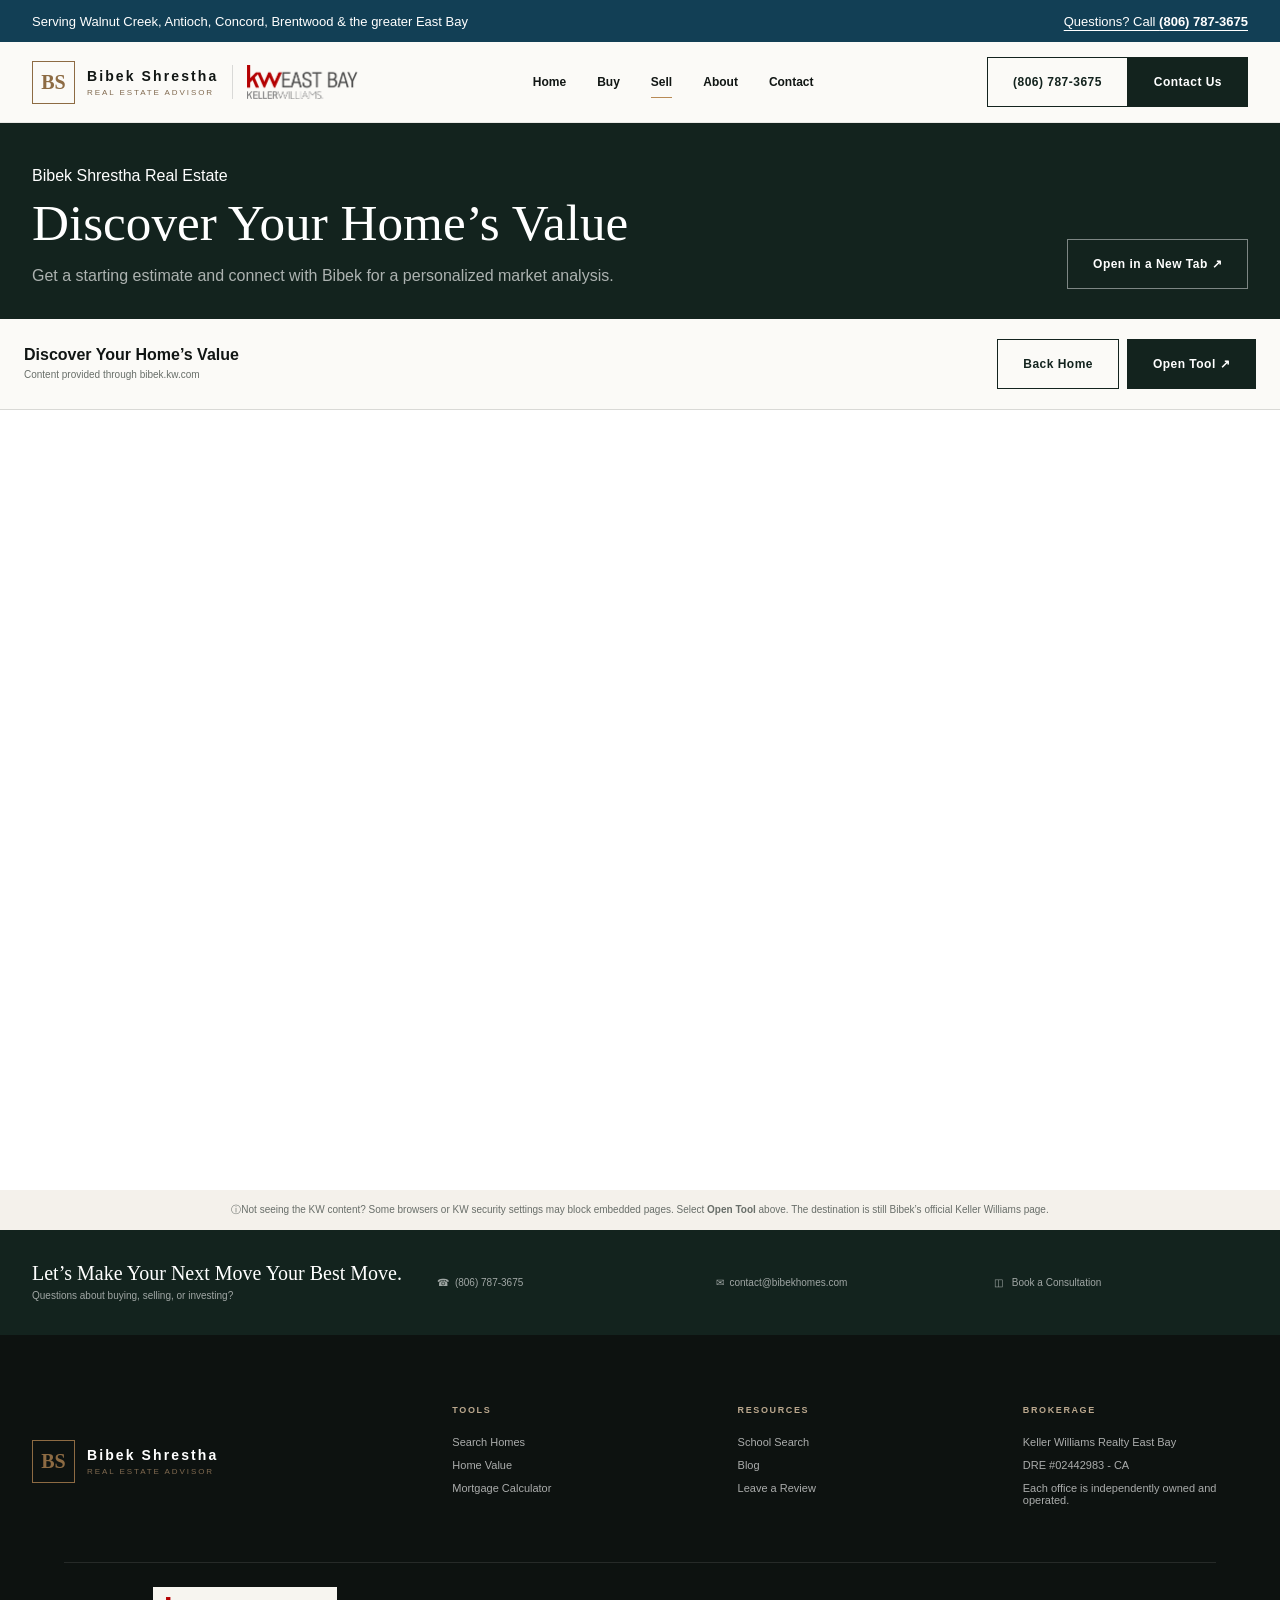
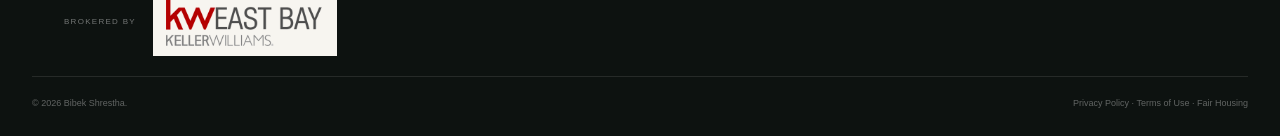
<file: home-value/index.html>
<!doctype html>
<html lang="en">
<head>
<meta charset="utf-8"><meta name="viewport" content="width=device-width,initial-scale=1">
<meta name="description" content="Get a starting estimate and connect with Bibek for a personalized market analysis.">
<title>Discover Your Home’s Value | Bibek Shrestha</title>
<link rel="stylesheet" href="../assets/css/styles.css?v=premium-2">
<link rel="stylesheet" href="../assets/css/refinements.css?v=refine-8">
</head>
<body data-kw-tool="homeValue">

<header class="site-header">
  <div class="container navbar">
    <a class="brand" href="../index.html" aria-label="Bibek Shrestha home">
      <div class="monogram">BS</div>
      <div class="brand-copy"><strong data-agent-name>BIBEK SHRESTHA</strong><span data-agent-title>REAL ESTATE ADVISOR</span></div>
    </a>
    <button class="mobile-menu" data-menu-button aria-label="Open navigation" aria-expanded="false">☰</button>
    <nav class="main-nav" data-main-nav>
      <a href="../index.html">Home</a>
      <a href="../about/index.html">About</a>
      <a href="../index.html#areas">Areas</a>
      <a href="../search-homes/index.html">Buy</a>
      <a href="../home-value/index.html">Sell</a>
      <a href="../blog/index.html">Insights</a>
    </nav>
    <div class="nav-actions">
      <a class="btn btn-outline" data-agent-phone-link href="#"><span data-agent-phone>Phone</span></a>
      <a class="btn" href="../contact/index.php">Contact Us</a>
    </div>
  </div>
</header>

<main>
<section class="tool-intro">
  <div class="container tool-intro-grid">
    <div><div class="eyebrow">Bibek Shrestha Real Estate</div><h1>Discover Your Home’s Value</h1><p>Get a starting estimate and connect with Bibek for a personalized market analysis.</p></div>
    <a class="btn btn-outline" data-open-kw href="#">Open in a New Tab ↗</a>
  </div>
</section>
<section class="tool-shell">
  <div class="container">
    <div class="frame-card">
      <div class="frame-toolbar">
        <div><strong>Discover Your Home’s Value</strong><br><span>Content provided through <span data-frame-domain>KW</span></span></div>
        <div class="frame-actions"><a class="btn btn-outline" href="../index.html">Back Home</a><a class="btn" data-open-kw href="#">Open Tool ↗</a></div>
      </div>
      <iframe class="kw-frame" data-kw-frame title="Discover Your Home’s Value powered by Keller Williams" loading="eager" referrerpolicy="strict-origin-when-cross-origin"></iframe>
      <div class="frame-notice" data-frame-notice>
        <h2>This tool could not be loaded here.</h2>
        <p>Keller Williams may prevent its pages from appearing inside another website. Use the button below to open Bibek’s KW page directly.</p>
        <a class="btn" data-open-kw href="#">Open Discover Your Home’s Value ↗</a>
      </div>
    </div>
    <div class="privacy-note" data-frame-helper hidden><span>ⓘ</span><span>Not seeing the KW content? Some browsers or KW security settings may block embedded pages. Select <strong>Open Tool</strong> above. The destination is still Bibek’s official Keller Williams page.</span></div>
  </div>
</section>
</main>

<section class="cta-band">
  <div class="container cta-grid">
    <div><strong>Let’s Make Your Next Move Your Best Move.</strong><br><small>Questions about buying, selling, or investing?</small></div>
    <a class="cta-item" data-agent-phone-link href="#">☎ &nbsp;<span data-agent-phone></span></a>
    <a class="cta-item" data-agent-email-link href="#">✉ &nbsp;<span data-agent-email></span></a>
    <a class="cta-item" href="../book-consultation/index.html">◫ &nbsp; Book a Consultation</a>
  </div>
</section>
<footer class="site-footer">
  <div class="container">
    <div class="footer-grid">
      <div class="brand">
        <div class="monogram">BS</div>
        <div class="brand-copy"><strong data-agent-name></strong><span data-agent-title></span></div>
      </div>
      <div><h4>Tools</h4><a href="../search-homes/index.html">Search Homes</a><a href="../home-value/index.html">Home Value</a><a href="../mortgage-calculator/index.html">Mortgage Calculator</a></div>
      <div><h4>Resources</h4><a href="../school-search/index.html">School Search</a><a href="../blog/index.html">Blog</a><a href="../reviews/index.html">Leave a Review</a></div>
      <div><h4>Brokerage</h4><p data-agent-brokerage></p><p data-agent-license></p><p>Each office is independently owned and operated.</p></div>
    </div>
    <div class="legal"><span>© <span data-current-year></span> <span data-agent-name></span>.</span><span>Privacy Policy · Terms of Use · Fair Housing</span></div>
  </div>
</footer>

<script src="../assets/js/config.js"></script>
<script src="../assets/js/site.js?v=nav-brand-3"></script>
<script src="../assets/js/overlay.js?v=integrated-2"></script>
</body></html>
</file>
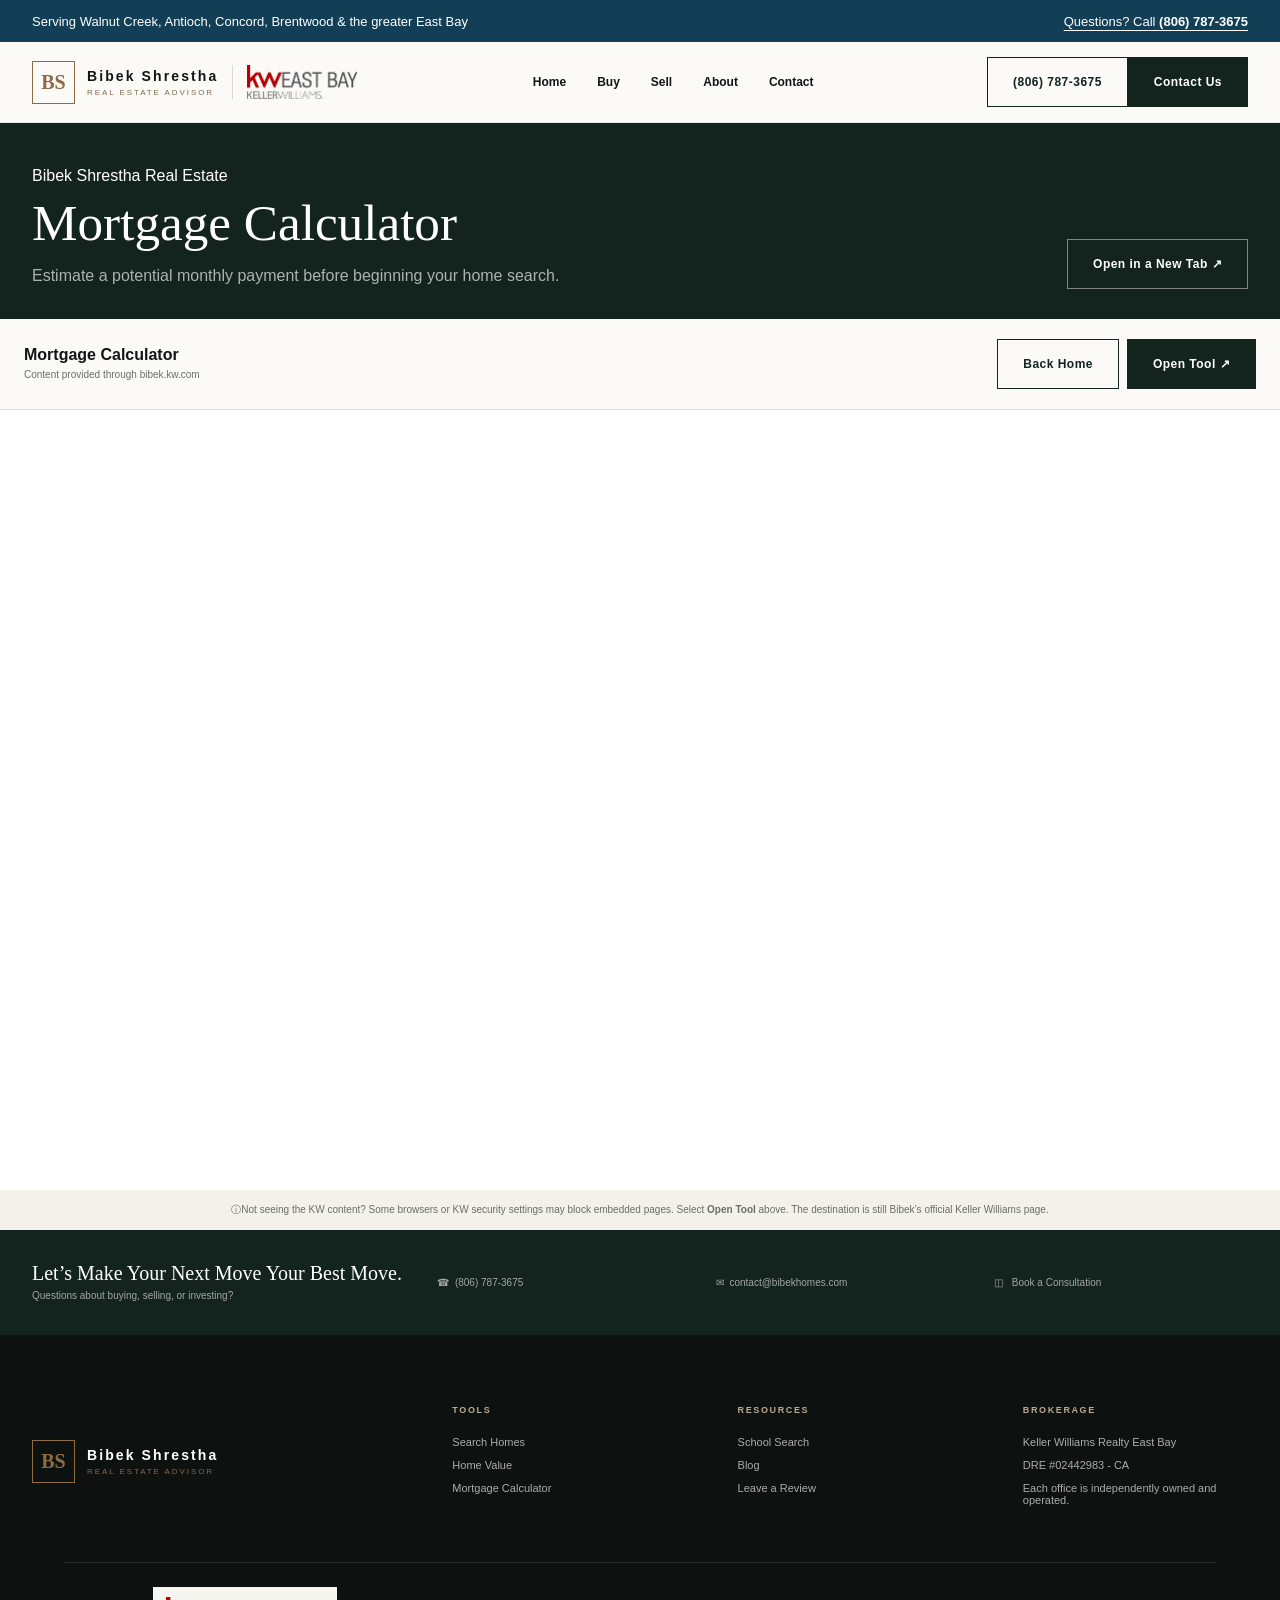
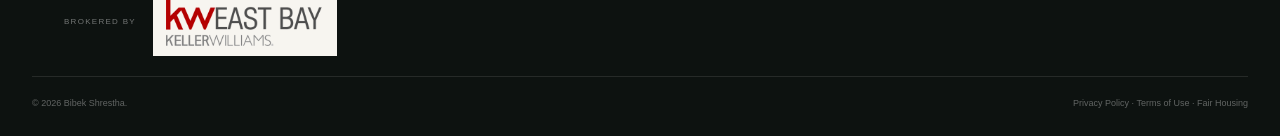
<file: mortgage-calculator/index.html>
<!doctype html>
<html lang="en">
<head>
<meta charset="utf-8"><meta name="viewport" content="width=device-width,initial-scale=1">
<meta name="description" content="Estimate a potential monthly payment before beginning your home search.">
<title>Mortgage Calculator | Bibek Shrestha</title>
<link rel="stylesheet" href="../assets/css/styles.css?v=premium-2">
<link rel="stylesheet" href="../assets/css/refinements.css?v=refine-8">
</head>
<body data-kw-tool="mortgageCalculator">

<header class="site-header">
  <div class="container navbar">
    <a class="brand" href="../index.html" aria-label="Bibek Shrestha home">
      <div class="monogram">BS</div>
      <div class="brand-copy"><strong data-agent-name>BIBEK SHRESTHA</strong><span data-agent-title>REAL ESTATE ADVISOR</span></div>
    </a>
    <button class="mobile-menu" data-menu-button aria-label="Open navigation" aria-expanded="false">☰</button>
    <nav class="main-nav" data-main-nav>
      <a href="../index.html">Home</a>
      <a href="../about/index.html">About</a>
      <a href="../index.html#areas">Areas</a>
      <a href="../search-homes/index.html">Buy</a>
      <a href="../home-value/index.html">Sell</a>
      <a href="../blog/index.html">Insights</a>
    </nav>
    <div class="nav-actions">
      <a class="btn btn-outline" data-agent-phone-link href="#"><span data-agent-phone>Phone</span></a>
      <a class="btn" href="../contact/index.php">Contact Us</a>
    </div>
  </div>
</header>

<main>
<section class="tool-intro">
  <div class="container tool-intro-grid">
    <div><div class="eyebrow">Bibek Shrestha Real Estate</div><h1>Mortgage Calculator</h1><p>Estimate a potential monthly payment before beginning your home search.</p></div>
    <a class="btn btn-outline" data-open-kw href="#">Open in a New Tab ↗</a>
  </div>
</section>
<section class="tool-shell">
  <div class="container">
    <div class="frame-card">
      <div class="frame-toolbar">
        <div><strong>Mortgage Calculator</strong><br><span>Content provided through <span data-frame-domain>KW</span></span></div>
        <div class="frame-actions"><a class="btn btn-outline" href="../index.html">Back Home</a><a class="btn" data-open-kw href="#">Open Tool ↗</a></div>
      </div>
      <iframe class="kw-frame" data-kw-frame title="Mortgage Calculator powered by Keller Williams" loading="eager" referrerpolicy="strict-origin-when-cross-origin"></iframe>
      <div class="frame-notice" data-frame-notice>
        <h2>This tool could not be loaded here.</h2>
        <p>Keller Williams may prevent its pages from appearing inside another website. Use the button below to open Bibek’s KW page directly.</p>
        <a class="btn" data-open-kw href="#">Open Mortgage Calculator ↗</a>
      </div>
    </div>
    <div class="privacy-note" data-frame-helper hidden><span>ⓘ</span><span>Not seeing the KW content? Some browsers or KW security settings may block embedded pages. Select <strong>Open Tool</strong> above. The destination is still Bibek’s official Keller Williams page.</span></div>
  </div>
</section>
</main>

<section class="cta-band">
  <div class="container cta-grid">
    <div><strong>Let’s Make Your Next Move Your Best Move.</strong><br><small>Questions about buying, selling, or investing?</small></div>
    <a class="cta-item" data-agent-phone-link href="#">☎ &nbsp;<span data-agent-phone></span></a>
    <a class="cta-item" data-agent-email-link href="#">✉ &nbsp;<span data-agent-email></span></a>
    <a class="cta-item" href="../book-consultation/index.html">◫ &nbsp; Book a Consultation</a>
  </div>
</section>
<footer class="site-footer">
  <div class="container">
    <div class="footer-grid">
      <div class="brand">
        <div class="monogram">BS</div>
        <div class="brand-copy"><strong data-agent-name></strong><span data-agent-title></span></div>
      </div>
      <div><h4>Tools</h4><a href="../search-homes/index.html">Search Homes</a><a href="../home-value/index.html">Home Value</a><a href="../mortgage-calculator/index.html">Mortgage Calculator</a></div>
      <div><h4>Resources</h4><a href="../school-search/index.html">School Search</a><a href="../blog/index.html">Blog</a><a href="../reviews/index.html">Leave a Review</a></div>
      <div><h4>Brokerage</h4><p data-agent-brokerage></p><p data-agent-license></p><p>Each office is independently owned and operated.</p></div>
    </div>
    <div class="legal"><span>© <span data-current-year></span> <span data-agent-name></span>.</span><span>Privacy Policy · Terms of Use · Fair Housing</span></div>
  </div>
</footer>

<script src="../assets/js/config.js"></script>
<script src="../assets/js/site.js?v=nav-brand-3"></script>
<script src="../assets/js/overlay.js?v=integrated-2"></script>
</body></html>
</file>
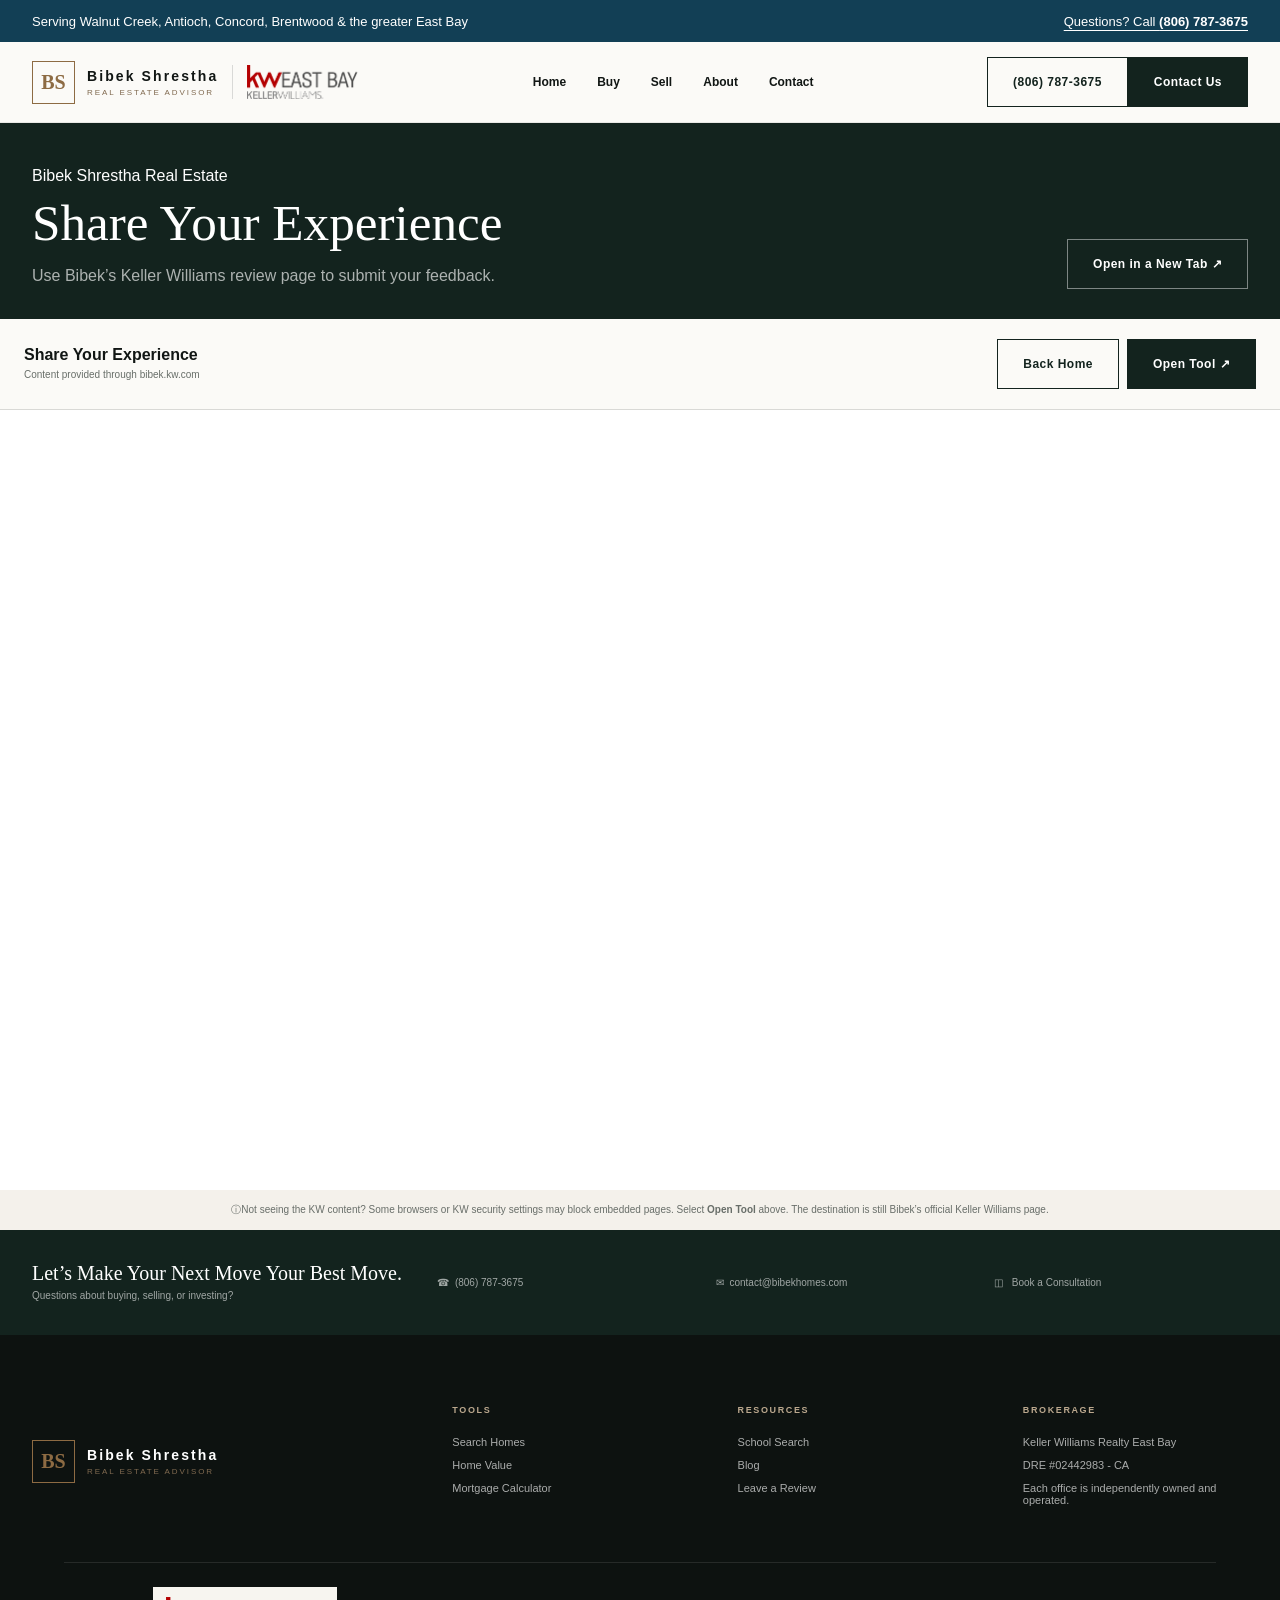
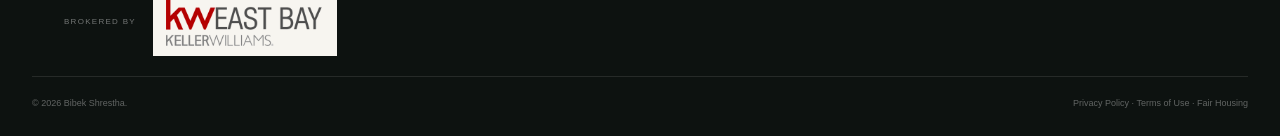
<file: reviews/index.html>
<!doctype html>
<html lang="en">
<head>
<meta charset="utf-8"><meta name="viewport" content="width=device-width,initial-scale=1">
<meta name="description" content="Use Bibek’s Keller Williams review page to submit your feedback.">
<title>Share Your Experience | Bibek Shrestha</title>
<link rel="stylesheet" href="../assets/css/styles.css?v=premium-2">
<link rel="stylesheet" href="../assets/css/refinements.css?v=refine-8">
</head>
<body data-kw-tool="reviews">

<header class="site-header">
  <div class="container navbar">
    <a class="brand" href="../index.html" aria-label="Bibek Shrestha home">
      <div class="monogram">BS</div>
      <div class="brand-copy"><strong data-agent-name>BIBEK SHRESTHA</strong><span data-agent-title>REAL ESTATE ADVISOR</span></div>
    </a>
    <button class="mobile-menu" data-menu-button aria-label="Open navigation" aria-expanded="false">☰</button>
    <nav class="main-nav" data-main-nav>
      <a href="../index.html">Home</a>
      <a href="../about/index.html">About</a>
      <a href="../index.html#areas">Areas</a>
      <a href="../search-homes/index.html">Buy</a>
      <a href="../home-value/index.html">Sell</a>
      <a href="../blog/index.html">Insights</a>
    </nav>
    <div class="nav-actions">
      <a class="btn btn-outline" data-agent-phone-link href="#"><span data-agent-phone>Phone</span></a>
      <a class="btn" href="../contact/index.php">Contact Us</a>
    </div>
  </div>
</header>

<main>
<section class="tool-intro">
  <div class="container tool-intro-grid">
    <div><div class="eyebrow">Bibek Shrestha Real Estate</div><h1>Share Your Experience</h1><p>Use Bibek’s Keller Williams review page to submit your feedback.</p></div>
    <a class="btn btn-outline" data-open-kw href="#">Open in a New Tab ↗</a>
  </div>
</section>
<section class="tool-shell">
  <div class="container">
    <div class="frame-card">
      <div class="frame-toolbar">
        <div><strong>Share Your Experience</strong><br><span>Content provided through <span data-frame-domain>KW</span></span></div>
        <div class="frame-actions"><a class="btn btn-outline" href="../index.html">Back Home</a><a class="btn" data-open-kw href="#">Open Tool ↗</a></div>
      </div>
      <iframe class="kw-frame" data-kw-frame title="Share Your Experience powered by Keller Williams" loading="eager" referrerpolicy="strict-origin-when-cross-origin"></iframe>
      <div class="frame-notice" data-frame-notice>
        <h2>This tool could not be loaded here.</h2>
        <p>Keller Williams may prevent its pages from appearing inside another website. Use the button below to open Bibek’s KW page directly.</p>
        <a class="btn" data-open-kw href="#">Open Share Your Experience ↗</a>
      </div>
    </div>
    <div class="privacy-note" data-frame-helper hidden><span>ⓘ</span><span>Not seeing the KW content? Some browsers or KW security settings may block embedded pages. Select <strong>Open Tool</strong> above. The destination is still Bibek’s official Keller Williams page.</span></div>
  </div>
</section>
</main>

<section class="cta-band">
  <div class="container cta-grid">
    <div><strong>Let’s Make Your Next Move Your Best Move.</strong><br><small>Questions about buying, selling, or investing?</small></div>
    <a class="cta-item" data-agent-phone-link href="#">☎ &nbsp;<span data-agent-phone></span></a>
    <a class="cta-item" data-agent-email-link href="#">✉ &nbsp;<span data-agent-email></span></a>
    <a class="cta-item" href="../book-consultation/index.html">◫ &nbsp; Book a Consultation</a>
  </div>
</section>
<footer class="site-footer">
  <div class="container">
    <div class="footer-grid">
      <div class="brand">
        <div class="monogram">BS</div>
        <div class="brand-copy"><strong data-agent-name></strong><span data-agent-title></span></div>
      </div>
      <div><h4>Tools</h4><a href="../search-homes/index.html">Search Homes</a><a href="../home-value/index.html">Home Value</a><a href="../mortgage-calculator/index.html">Mortgage Calculator</a></div>
      <div><h4>Resources</h4><a href="../school-search/index.html">School Search</a><a href="../blog/index.html">Blog</a><a href="../reviews/index.html">Leave a Review</a></div>
      <div><h4>Brokerage</h4><p data-agent-brokerage></p><p data-agent-license></p><p>Each office is independently owned and operated.</p></div>
    </div>
    <div class="legal"><span>© <span data-current-year></span> <span data-agent-name></span>.</span><span>Privacy Policy · Terms of Use · Fair Housing</span></div>
  </div>
</footer>

<script src="../assets/js/config.js"></script>
<script src="../assets/js/site.js?v=nav-brand-3"></script>
<script src="../assets/js/overlay.js?v=integrated-2"></script>
</body></html>
</file>
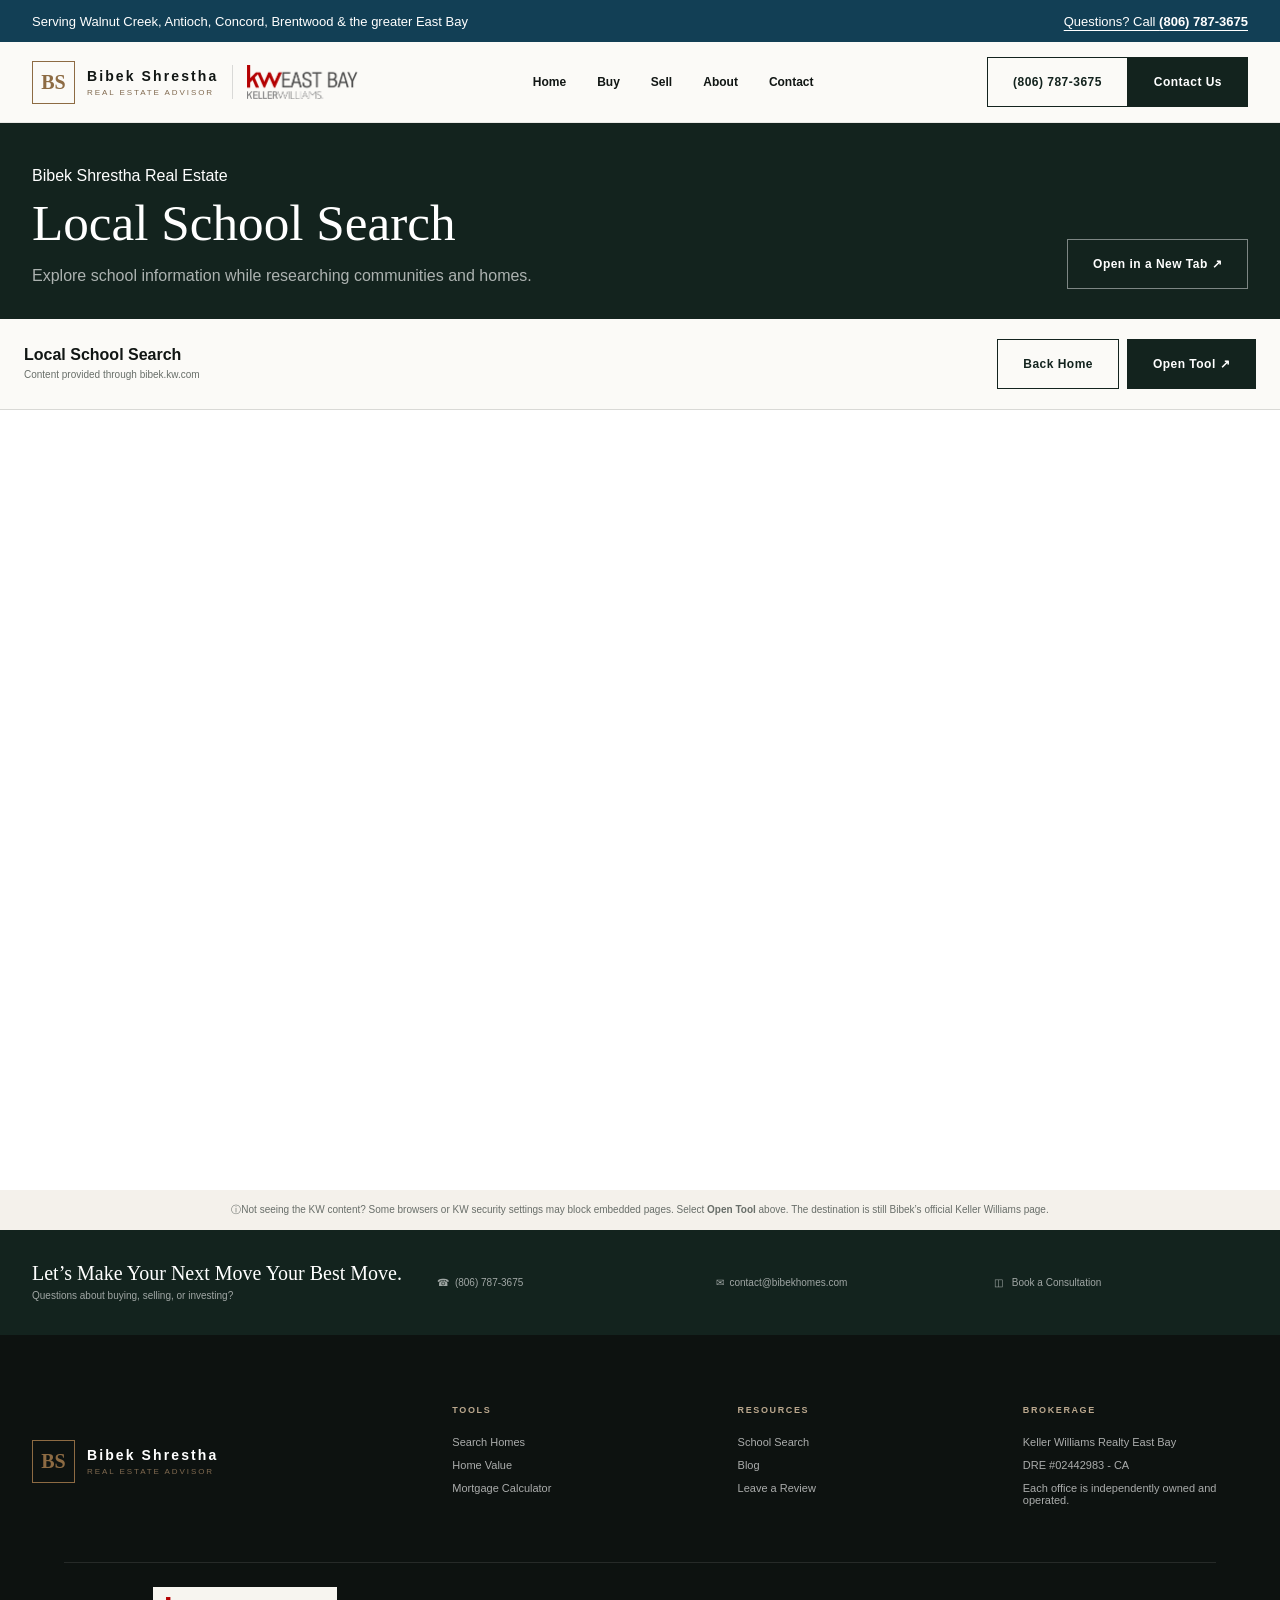
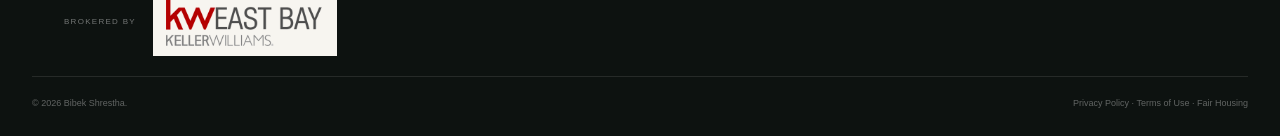
<file: school-search/index.html>
<!doctype html>
<html lang="en">
<head>
<meta charset="utf-8"><meta name="viewport" content="width=device-width,initial-scale=1">
<meta name="description" content="Explore school information while researching communities and homes.">
<title>Local School Search | Bibek Shrestha</title>
<link rel="stylesheet" href="../assets/css/styles.css?v=premium-2">
<link rel="stylesheet" href="../assets/css/refinements.css?v=refine-8">
</head>
<body data-kw-tool="schoolSearch">

<header class="site-header">
  <div class="container navbar">
    <a class="brand" href="../index.html" aria-label="Bibek Shrestha home">
      <div class="monogram">BS</div>
      <div class="brand-copy"><strong data-agent-name>BIBEK SHRESTHA</strong><span data-agent-title>REAL ESTATE ADVISOR</span></div>
    </a>
    <button class="mobile-menu" data-menu-button aria-label="Open navigation" aria-expanded="false">☰</button>
    <nav class="main-nav" data-main-nav>
      <a href="../index.html">Home</a>
      <a href="../about/index.html">About</a>
      <a href="../index.html#areas">Areas</a>
      <a href="../search-homes/index.html">Buy</a>
      <a href="../home-value/index.html">Sell</a>
      <a href="../blog/index.html">Insights</a>
    </nav>
    <div class="nav-actions">
      <a class="btn btn-outline" data-agent-phone-link href="#"><span data-agent-phone>Phone</span></a>
      <a class="btn" href="../contact/index.php">Contact Us</a>
    </div>
  </div>
</header>

<main>
<section class="tool-intro">
  <div class="container tool-intro-grid">
    <div><div class="eyebrow">Bibek Shrestha Real Estate</div><h1>Local School Search</h1><p>Explore school information while researching communities and homes.</p></div>
    <a class="btn btn-outline" data-open-kw href="#">Open in a New Tab ↗</a>
  </div>
</section>
<section class="tool-shell">
  <div class="container">
    <div class="frame-card">
      <div class="frame-toolbar">
        <div><strong>Local School Search</strong><br><span>Content provided through <span data-frame-domain>KW</span></span></div>
        <div class="frame-actions"><a class="btn btn-outline" href="../index.html">Back Home</a><a class="btn" data-open-kw href="#">Open Tool ↗</a></div>
      </div>
      <iframe class="kw-frame" data-kw-frame title="Local School Search powered by Keller Williams" loading="eager" referrerpolicy="strict-origin-when-cross-origin"></iframe>
      <div class="frame-notice" data-frame-notice>
        <h2>This tool could not be loaded here.</h2>
        <p>Keller Williams may prevent its pages from appearing inside another website. Use the button below to open Bibek’s KW page directly.</p>
        <a class="btn" data-open-kw href="#">Open Local School Search ↗</a>
      </div>
    </div>
    <div class="privacy-note" data-frame-helper hidden><span>ⓘ</span><span>Not seeing the KW content? Some browsers or KW security settings may block embedded pages. Select <strong>Open Tool</strong> above. The destination is still Bibek’s official Keller Williams page.</span></div>
  </div>
</section>
</main>

<section class="cta-band">
  <div class="container cta-grid">
    <div><strong>Let’s Make Your Next Move Your Best Move.</strong><br><small>Questions about buying, selling, or investing?</small></div>
    <a class="cta-item" data-agent-phone-link href="#">☎ &nbsp;<span data-agent-phone></span></a>
    <a class="cta-item" data-agent-email-link href="#">✉ &nbsp;<span data-agent-email></span></a>
    <a class="cta-item" href="../book-consultation/index.html">◫ &nbsp; Book a Consultation</a>
  </div>
</section>
<footer class="site-footer">
  <div class="container">
    <div class="footer-grid">
      <div class="brand">
        <div class="monogram">BS</div>
        <div class="brand-copy"><strong data-agent-name></strong><span data-agent-title></span></div>
      </div>
      <div><h4>Tools</h4><a href="../search-homes/index.html">Search Homes</a><a href="../home-value/index.html">Home Value</a><a href="../mortgage-calculator/index.html">Mortgage Calculator</a></div>
      <div><h4>Resources</h4><a href="../school-search/index.html">School Search</a><a href="../blog/index.html">Blog</a><a href="../reviews/index.html">Leave a Review</a></div>
      <div><h4>Brokerage</h4><p data-agent-brokerage></p><p data-agent-license></p><p>Each office is independently owned and operated.</p></div>
    </div>
    <div class="legal"><span>© <span data-current-year></span> <span data-agent-name></span>.</span><span>Privacy Policy · Terms of Use · Fair Housing</span></div>
  </div>
</footer>

<script src="../assets/js/config.js"></script>
<script src="../assets/js/site.js?v=nav-brand-3"></script>
<script src="../assets/js/overlay.js?v=integrated-2"></script>
</body></html>
</file>
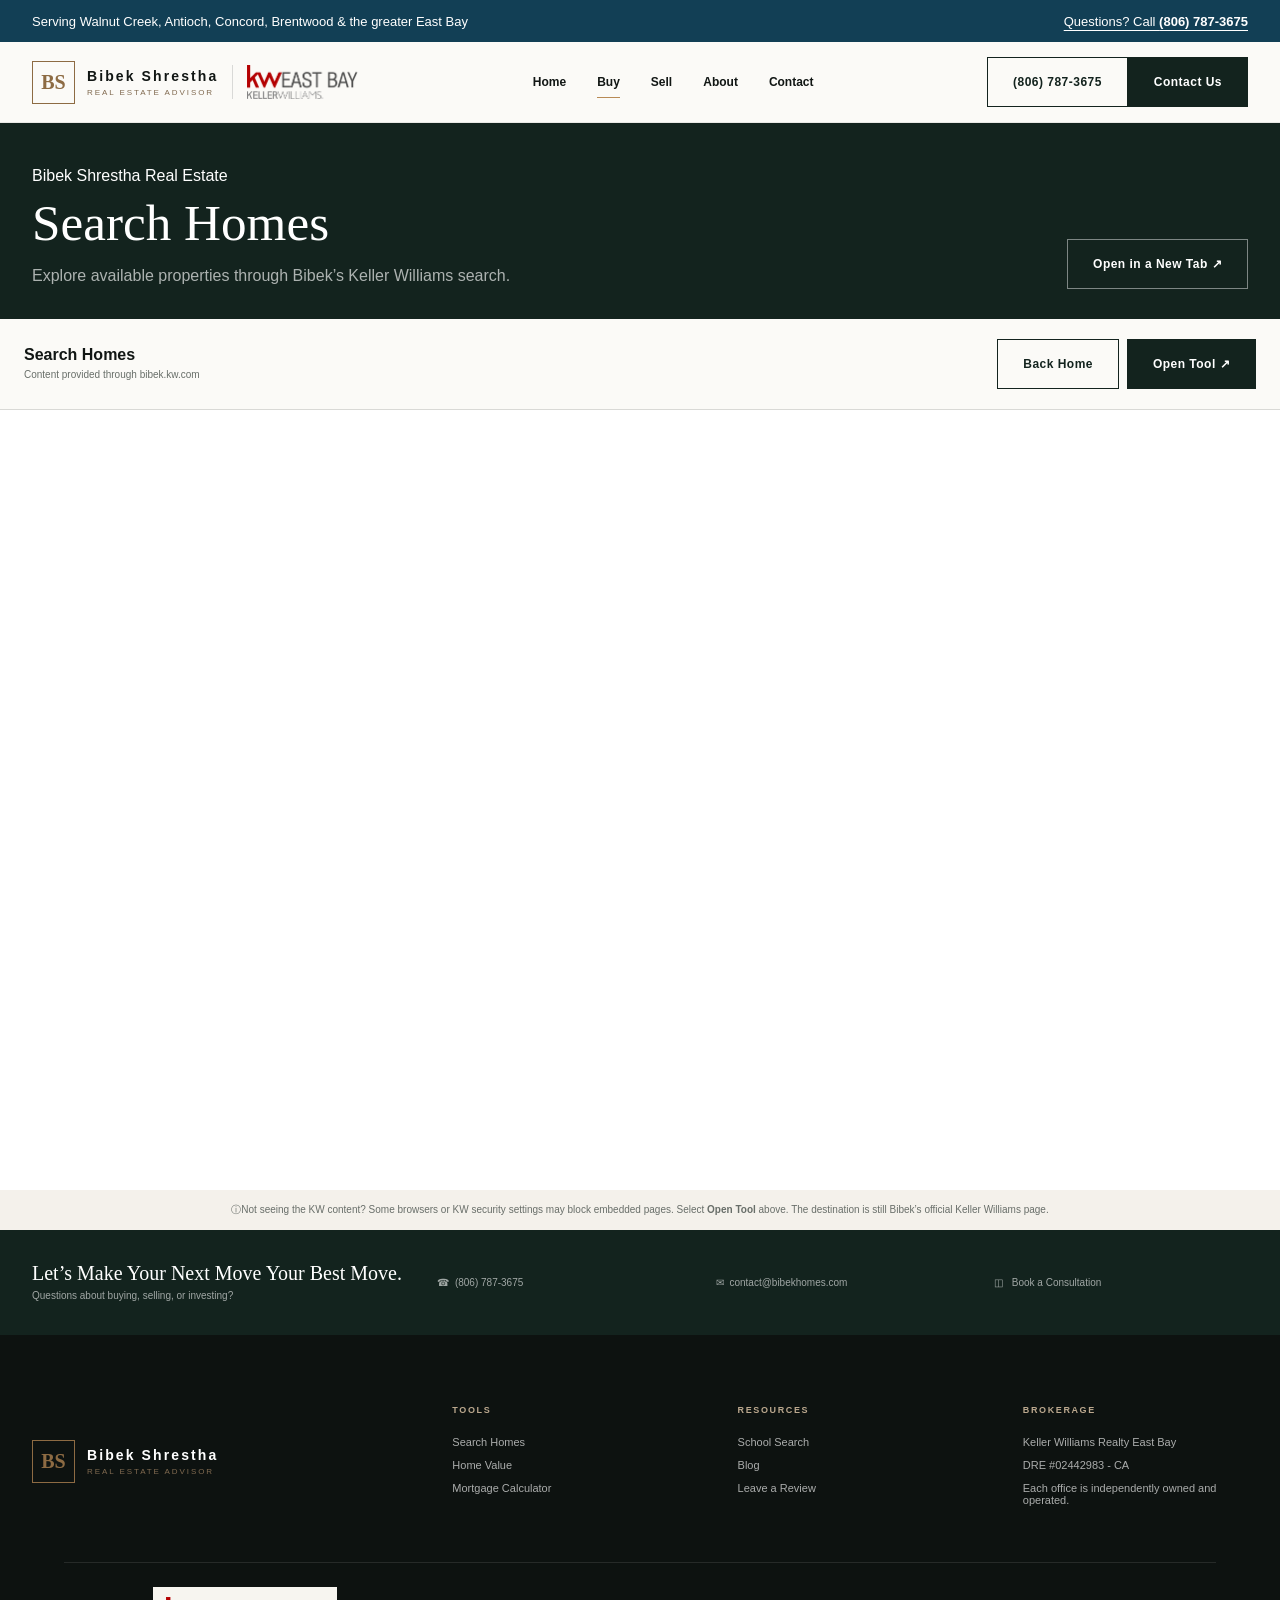
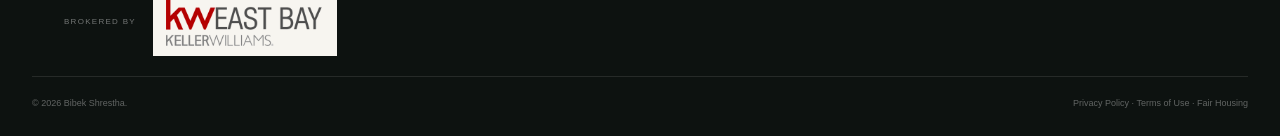
<file: search-homes/index.html>
<!doctype html>
<html lang="en">
<head>
<meta charset="utf-8"><meta name="viewport" content="width=device-width,initial-scale=1">
<meta name="description" content="Explore available properties through Bibek’s Keller Williams search.">
<title>Search Homes | Bibek Shrestha</title>
<link rel="stylesheet" href="../assets/css/styles.css?v=premium-2">
<link rel="stylesheet" href="../assets/css/refinements.css?v=refine-8">
</head>
<body data-kw-tool="searchHomes">

<header class="site-header">
  <div class="container navbar">
    <a class="brand" href="../index.html" aria-label="Bibek Shrestha home">
      <div class="monogram">BS</div>
      <div class="brand-copy"><strong data-agent-name>BIBEK SHRESTHA</strong><span data-agent-title>REAL ESTATE ADVISOR</span></div>
    </a>
    <button class="mobile-menu" data-menu-button aria-label="Open navigation" aria-expanded="false">☰</button>
    <nav class="main-nav" data-main-nav>
      <a href="../index.html">Home</a>
      <a href="../about/index.html">About</a>
      <a href="../index.html#areas">Areas</a>
      <a href="../search-homes/index.html">Buy</a>
      <a href="../home-value/index.html">Sell</a>
      <a href="../blog/index.html">Insights</a>
    </nav>
    <div class="nav-actions">
      <a class="btn btn-outline" data-agent-phone-link href="#"><span data-agent-phone>Phone</span></a>
      <a class="btn" href="../contact/index.php">Contact Us</a>
    </div>
  </div>
</header>

<main>
<section class="tool-intro">
  <div class="container tool-intro-grid">
    <div><div class="eyebrow">Bibek Shrestha Real Estate</div><h1>Search Homes</h1><p>Explore available properties through Bibek’s Keller Williams search.</p></div>
    <a class="btn btn-outline" data-open-kw href="#">Open in a New Tab ↗</a>
  </div>
</section>
<section class="tool-shell">
  <div class="container">
    <div class="frame-card">
      <div class="frame-toolbar">
        <div><strong>Search Homes</strong><br><span>Content provided through <span data-frame-domain>KW</span></span></div>
        <div class="frame-actions"><a class="btn btn-outline" href="../index.html">Back Home</a><a class="btn" data-open-kw href="#">Open Tool ↗</a></div>
      </div>
      <iframe class="kw-frame" data-kw-frame title="Search Homes powered by Keller Williams" loading="eager" referrerpolicy="strict-origin-when-cross-origin"></iframe>
      <div class="frame-notice" data-frame-notice>
        <h2>This tool could not be loaded here.</h2>
        <p>Keller Williams may prevent its pages from appearing inside another website. Use the button below to open Bibek’s KW page directly.</p>
        <a class="btn" data-open-kw href="#">Open Search Homes ↗</a>
      </div>
    </div>
    <div class="privacy-note" data-frame-helper hidden><span>ⓘ</span><span>Not seeing the KW content? Some browsers or KW security settings may block embedded pages. Select <strong>Open Tool</strong> above. The destination is still Bibek’s official Keller Williams page.</span></div>
  </div>
</section>
</main>

<section class="cta-band">
  <div class="container cta-grid">
    <div><strong>Let’s Make Your Next Move Your Best Move.</strong><br><small>Questions about buying, selling, or investing?</small></div>
    <a class="cta-item" data-agent-phone-link href="#">☎ &nbsp;<span data-agent-phone></span></a>
    <a class="cta-item" data-agent-email-link href="#">✉ &nbsp;<span data-agent-email></span></a>
    <a class="cta-item" href="../book-consultation/index.html">◫ &nbsp; Book a Consultation</a>
  </div>
</section>
<footer class="site-footer">
  <div class="container">
    <div class="footer-grid">
      <div class="brand">
        <div class="monogram">BS</div>
        <div class="brand-copy"><strong data-agent-name></strong><span data-agent-title></span></div>
      </div>
      <div><h4>Tools</h4><a href="../search-homes/index.html">Search Homes</a><a href="../home-value/index.html">Home Value</a><a href="../mortgage-calculator/index.html">Mortgage Calculator</a></div>
      <div><h4>Resources</h4><a href="../school-search/index.html">School Search</a><a href="../blog/index.html">Blog</a><a href="../reviews/index.html">Leave a Review</a></div>
      <div><h4>Brokerage</h4><p data-agent-brokerage></p><p data-agent-license></p><p>Each office is independently owned and operated.</p></div>
    </div>
    <div class="legal"><span>© <span data-current-year></span> <span data-agent-name></span>.</span><span>Privacy Policy · Terms of Use · Fair Housing</span></div>
  </div>
</footer>

<script src="../assets/js/config.js"></script>
<script src="../assets/js/site.js?v=nav-brand-3"></script>
<script src="../assets/js/overlay.js?v=integrated-2"></script>
</body></html>
</file>
<file: assets/css/styles.css>
:root{--ink:#111614;--forest:#13231e;--forest-2:#1d3029;--sage:#a7b6aa;--sand:#e7dfd1;--cream:#f4f1eb;--paper:#fbfaf7;--white:#fff;--copper:#b88a55;--line:rgba(17,22,20,.14);--muted:#686e69;--serif:"Playfair Display",Georgia,serif;--sans:"Manrope","DM Sans",Arial,sans-serif;--shadow:0 24px 70px rgba(13,24,20,.13)}
*{box-sizing:border-box}html{scroll-behavior:smooth}body{margin:0;background:var(--paper);color:var(--ink);font-family:var(--sans);font-size:16px}a{color:inherit;text-decoration:none}img{max-width:100%}button,a{-webkit-tap-highlight-color:transparent}.container{width:min(1240px,calc(100% - 64px));margin:auto}.kicker{margin:0 0 20px;color:#e7d3b7;font-size:11px;font-weight:700;letter-spacing:.22em;text-transform:uppercase}.kicker.dark{color:#7d6242}h1,h2,h3,p{margin-top:0}h1,h2,h3{font-family:var(--serif);font-weight:500}h2{font-size:clamp(42px,5.2vw,72px);line-height:1.02;letter-spacing:-.035em}.site-header{position:sticky;top:0;z-index:1000;background:rgba(251,250,247,.94);border-bottom:1px solid rgba(17,22,20,.08);backdrop-filter:blur(18px)}.navbar{min-height:80px;display:flex;align-items:center;justify-content:space-between;gap:28px}.brand{display:flex;align-items:center;gap:12px}.monogram{width:43px;height:43px;border:1px solid #8d6b43;display:grid;place-items:center;font:600 20px var(--serif);color:#8d6b43}.brand-copy strong{display:block;font-size:14px;letter-spacing:.15em}.brand-copy span{display:block;margin-top:4px;color:#806a50;font-size:8px;letter-spacing:.24em;text-transform:uppercase}.main-nav{display:flex;align-items:center;gap:31px;font-size:12px;font-weight:600}.main-nav a{position:relative;padding:30px 0}.main-nav a:after{content:"";position:absolute;left:0;right:100%;bottom:21px;height:1px;background:var(--copper);transition:.25s}.main-nav a:hover:after,.main-nav a[aria-current=page]:after{right:0}.nav-actions{display:flex;align-items:center}.btn{min-height:50px;padding:0 25px;border:1px solid var(--forest);background:var(--forest);color:#fff;display:inline-flex;align-items:center;justify-content:center;font:600 12px var(--sans);letter-spacing:.04em;transition:.25s}.btn:hover{background:#29473d;border-color:#29473d;transform:translateY(-2px)}.btn-small{min-height:42px;padding:0 20px}.btn-light{background:var(--paper);border-color:var(--paper);color:var(--ink)}.btn-light:hover{background:#fff;border-color:#fff}.btn-ghost-light{background:transparent;border-color:rgba(255,255,255,.55);color:#fff}.btn-ghost-light:hover{background:rgba(255,255,255,.12);border-color:#fff}.btn-dark{background:var(--forest);border-color:var(--forest)}.btn-outline{background:transparent;color:var(--forest)}.mobile-menu{display:none;border:0;background:none;font:600 11px var(--sans);letter-spacing:.14em;text-transform:uppercase}

.premium-hero{height:calc(100vh - 80px);min-height:650px;max-height:920px;position:relative;color:#fff;overflow:hidden}.premium-hero-photo{position:absolute;inset:0;background:url("../images/bibek-business-card-portrait.png?v=card-portrait-1") center 18%/cover no-repeat;transform:scale(1.01)}.premium-hero-shade{position:absolute;inset:0;background:linear-gradient(90deg,rgba(5,13,10,.82) 0%,rgba(8,17,14,.65) 35%,rgba(8,17,14,.05) 70%),linear-gradient(0deg,rgba(8,16,13,.55),transparent 45%)}.premium-hero-content{position:relative;height:100%;display:flex;flex-direction:column;justify-content:center;align-items:flex-start;padding-bottom:5vh}.premium-hero h1{max-width:820px;margin:0;color:#fff;font-size:clamp(53px,7vw,104px);line-height:.94;letter-spacing:-.045em}.premium-hero h1 em,.final-cta h2 em,.about-hero h1 em{color:#dcc4a3;font-weight:500}.hero-lead{max-width:590px;margin:32px 0 0;color:rgba(255,255,255,.82);font-size:16px;line-height:1.8}.hero-actions{display:flex;gap:12px;margin-top:34px}.hero-scroll{position:absolute;right:4%;bottom:40px;display:flex;align-items:center;gap:15px;color:#fff;font-size:9px;letter-spacing:.2em;text-transform:uppercase;transform:rotate(90deg);transform-origin:right center}.hero-scroll i{display:block;width:56px;height:1px;background:rgba(255,255,255,.6)}

.intro-section{padding:130px 0 100px}.intro-grid{display:grid;grid-template-columns:1.15fr .85fr;gap:11vw;align-items:end}.intro-grid h2{margin-bottom:0}.intro-copy p{color:var(--muted);font-size:17px;line-height:1.9}.arrow-link{display:inline-flex;align-items:center;gap:20px;margin-top:18px;padding-bottom:8px;border-bottom:1px solid var(--ink);font-size:12px;font-weight:700;letter-spacing:.06em}.arrow-link span{font-size:18px}.proof-row{display:grid;grid-template-columns:repeat(4,1fr);margin-top:100px;border-top:1px solid var(--line);border-bottom:1px solid var(--line)}.proof-row div{padding:35px 26px;border-right:1px solid var(--line)}.proof-row div:first-child{padding-left:0}.proof-row div:last-child{border-right:0}.proof-row strong{display:block;font:500 36px var(--serif)}.proof-row span{display:block;margin-top:8px;color:var(--muted);font-size:11px;line-height:1.5}

.path-section{padding:110px 0;background:var(--cream)}.section-title-row{display:flex;justify-content:space-between;align-items:end;margin-bottom:55px}.section-title-row h2{margin-bottom:0}.section-title-row>p{max-width:320px;color:var(--muted);line-height:1.7}.path-grid{display:grid;grid-template-columns:repeat(3,1fr);min-height:570px}.path-card{position:relative;overflow:hidden;display:flex;flex-direction:column;justify-content:space-between;padding:34px;color:#fff;background-position:center;background-size:cover}.path-card:before{content:"";position:absolute;inset:0;background:linear-gradient(0deg,rgba(7,15,12,.89),rgba(7,15,12,.07) 72%);transition:.35s}.path-card:hover:before{background:linear-gradient(0deg,rgba(7,15,12,.92),rgba(7,15,12,.15) 72%)}.path-card>*{position:relative}.path-card>div{transform:translateY(40px);transition:.35s}.path-card:hover>div{transform:translateY(0)}.path-card .path-number{font-size:10px;letter-spacing:.2em}.path-card h3{font-size:37px;line-height:1.05;margin-bottom:15px}.path-card p{max-width:330px;color:rgba(255,255,255,.76);font-size:13px;line-height:1.7}.path-card b{display:block;margin-top:25px;font-size:11px;letter-spacing:.08em;opacity:0;transition:.35s}.path-card:hover b{opacity:1}.path-buy{background-image:url("https://images.unsplash.com/photo-1600585154340-be6161a56a0c?auto=format&fit=crop&w=1200&q=88")}.path-sell{background-image:url("https://images.unsplash.com/photo-1600566753190-17f0baa2a6c3?auto=format&fit=crop&w=1200&q=88")}.path-talk{background-image:url("https://images.unsplash.com/photo-1600607687939-ce8a6c25118c?auto=format&fit=crop&w=1200&q=88")}

.areas-section{padding:125px 0;background:var(--forest);color:#fff}.areas-head{display:grid;grid-template-columns:1fr 1fr;align-items:end;gap:60px;margin-bottom:54px}.areas-head .kicker{grid-column:1/-1;margin-bottom:-30px}.areas-head h2{margin-bottom:0}.areas-head>p{max-width:490px;color:rgba(255,255,255,.66);line-height:1.8}.area-grid{display:grid;grid-template-columns:repeat(4,1fr);grid-template-rows:330px 230px;gap:12px}.area-card{position:relative;overflow:hidden;background-size:cover;background-position:center}.area-card:before{content:"";position:absolute;inset:0;background:linear-gradient(0deg,rgba(6,14,11,.86),rgba(6,14,11,.03) 70%)}.area-card>div{position:absolute;left:25px;right:25px;bottom:24px}.area-card span{font-size:9px;letter-spacing:.16em;text-transform:uppercase;color:#dcc4a3}.area-card h3{font-size:31px;margin:6px 0 0}.area-card p{max-width:450px;margin:12px 0 0;color:rgba(255,255,255,.74);font-size:12px;line-height:1.65}.area-walnut{grid-column:span 2;background-image:url("https://images.unsplash.com/photo-1449157291145-7efd050a4d0e?auto=format&fit=crop&w=1400&q=85")}.area-antioch{grid-column:span 2;background-image:url("https://images.unsplash.com/photo-1510798831971-661eb04b3739?auto=format&fit=crop&w=1400&q=85")}.area-small{background:linear-gradient(135deg,#2a4038,#1a2c26)}.area-small:nth-child(4){background:linear-gradient(135deg,#3b4b42,#22322c)}.area-small:nth-child(5){background:linear-gradient(135deg,#6c5d49,#3b3329)}.area-small:nth-child(6){background:linear-gradient(135deg,#466057,#243932)}.area-note{text-align:center;margin:35px 0 0;color:rgba(255,255,255,.58);font-size:12px}.area-note a{color:#fff;border-bottom:1px solid rgba(255,255,255,.4)}

.quote-section{padding:130px 0}.quote-grid{display:grid;grid-template-columns:.9fr 1.1fr;min-height:660px;background:var(--cream)}.quote-photo{background:url("../images/bibek-business-card-portrait.png?v=card-portrait-1") center 18%/cover no-repeat}.quote-copy{padding:8vw;display:flex;flex-direction:column;justify-content:center}.quote-copy blockquote{margin:0;font:500 clamp(34px,4vw,57px)/1.14 var(--serif);letter-spacing:-.035em}.quote-copy>p:not(.kicker){margin:36px 0 0;font-weight:700;font-size:12px;line-height:1.7}.quote-copy>p span{color:var(--muted);font-weight:400}

.tools-section{padding:115px 0;background:#d9d1c4}.tools-grid{display:grid;grid-template-columns:.85fr 1.15fr;gap:10vw;align-items:center}.tools-section h2{margin-bottom:25px}.tools-section p{max-width:450px;color:#5d625e;line-height:1.8}.tool-links{border-top:1px solid rgba(17,22,20,.25)}.tool-links a{display:flex;justify-content:space-between;align-items:center;padding:25px 4px;border-bottom:1px solid rgba(17,22,20,.25);font:500 20px var(--serif)}.tool-links b{font:400 20px var(--sans);transition:.2s}.tool-links a:hover b{transform:translate(4px,-4px)}

.final-cta{padding:125px 0;background:var(--forest);color:#fff;text-align:center}.final-cta h2{margin:0;font-size:clamp(48px,6.5vw,88px)}.final-actions{display:flex;justify-content:center;align-items:center;gap:34px;margin-top:45px}.final-actions>a:not(.btn){color:rgba(255,255,255,.7);font-size:12px;border-bottom:1px solid rgba(255,255,255,.25);padding-bottom:5px}

.site-footer{padding:70px 0 25px;background:#0d1210;color:#fff}.footer-grid{display:grid;grid-template-columns:1.6fr repeat(3,1fr);gap:60px}.footer-grid>div:first-child>p{max-width:270px;margin-top:25px;color:rgba(255,255,255,.44);font-size:11px;line-height:1.8}.footer-grid h4{margin:0 0 21px;color:#bba88e;font:600 9px var(--sans);letter-spacing:.18em;text-transform:uppercase}.footer-grid>div>a:not(.brand),.footer-grid>div>p{display:block;margin:11px 0;color:rgba(255,255,255,.65);font-size:11px}.premium-footer .brand-copy strong{color:#fff}.premium-footer .monogram{border-color:#b79a77;color:#d4b48c}.legal{display:flex;justify-content:space-between;gap:30px;margin-top:55px;padding-top:20px;border-top:1px solid rgba(255,255,255,.1);color:rgba(255,255,255,.35);font-size:9px;line-height:1.5}

/* About */
.about-hero{padding:120px 0 90px;background:var(--forest);color:#fff}.about-hero-grid{display:grid;grid-template-columns:1.4fr .6fr;gap:8vw;align-items:end}.about-hero h1{margin:0;font-size:clamp(55px,7.5vw,104px);line-height:.96;letter-spacing:-.045em}.about-hero-grid>p{color:rgba(255,255,255,.68);line-height:1.9}.about-story{padding:130px 0}.about-story-grid{display:grid;grid-template-columns:.88fr 1.12fr;gap:10vw}.about-portrait{min-height:820px;background:url("../images/bibek-business-card-portrait.png?v=card-portrait-1") center 18%/cover}.about-copy{padding-top:50px}.about-copy h2{font-size:clamp(43px,5vw,68px)}.about-copy>p:not(.kicker){color:var(--muted);line-height:1.9}.signature{margin:35px 0 28px;font:italic 35px var(--serif);color:#7d6242}.principles-section{padding:110px 0;background:var(--forest);color:#fff}.principles-section>div>h2{margin-bottom:55px}.principle-grid{display:grid;grid-template-columns:repeat(4,1fr);border-top:1px solid rgba(255,255,255,.16)}.principle-grid article{padding:35px 30px 10px 0}.principle-grid span{color:#cbb18f;font-size:10px;letter-spacing:.15em}.principle-grid h3{font-size:28px;margin:30px 0 14px}.principle-grid p{color:rgba(255,255,255,.55);font-size:12px;line-height:1.75}.about-credentials{padding:120px 0;background:var(--cream)}.credentials-grid{display:grid;grid-template-columns:.8fr 1.2fr;gap:10vw}.credentials-grid h2{margin-bottom:0}.credential-list{border-top:1px solid var(--line)}.credential-list div{display:flex;justify-content:space-between;gap:20px;padding:24px 0;border-bottom:1px solid var(--line)}.credential-list span{color:var(--muted);font-size:11px}.credential-list strong{font-size:12px;text-align:right}

/* KW resource gateway pages */
.tool-intro{padding:95px 0 60px;background:var(--forest);color:#fff}.tool-intro-grid{display:flex;justify-content:space-between;align-items:end;gap:35px}.tool-intro h1{margin:8px 0 10px;font-size:clamp(48px,6vw,78px)}.tool-intro p{max-width:620px;color:rgba(255,255,255,.65);line-height:1.7}.tool-intro .btn-outline{border-color:rgba(255,255,255,.45);color:#fff}.tool-shell{padding:65px 0 85px;background:var(--cream)}.frame-card{max-width:940px;margin:auto;background:var(--paper);box-shadow:var(--shadow)}.frame-toolbar{display:flex;justify-content:space-between;align-items:center;padding:20px 25px;border-bottom:1px solid var(--line)}.frame-toolbar span{color:var(--muted);font-size:10px}.frame-actions{display:flex;gap:8px}.kw-frame{width:100%;min-height:68vh;border:0}.frame-notice{display:none;padding:80px 35px;text-align:center}.frame-notice.show{display:block}.frame-notice h2{font-size:43px;margin-bottom:15px}.frame-notice p{max-width:600px;margin:0 auto 28px;color:var(--muted);line-height:1.8}.privacy-note{max-width:940px;margin:18px auto 0;color:var(--muted);font-size:10px;line-height:1.6}.cta-band{padding:32px 0;background:var(--forest);color:#fff}.cta-grid{display:grid;grid-template-columns:1.5fr repeat(3,1fr);gap:25px;align-items:center}.cta-grid strong{font:500 20px var(--serif)}.cta-grid small,.cta-item{color:rgba(255,255,255,.6);font-size:10px}

@media(max-width:980px){.container{width:min(100% - 40px,1240px)}.main-nav{display:none;position:absolute;left:0;right:0;top:72px;padding:20px;background:var(--paper);flex-direction:column;align-items:flex-start;gap:0;box-shadow:var(--shadow)}.main-nav.open{display:flex}.main-nav a{width:100%;padding:14px}.main-nav a:after{display:none}.mobile-menu{display:block}.navbar{min-height:72px}.nav-actions{display:none}.premium-hero{height:780px;min-height:0}.premium-hero-photo{background-position:62% 22%}.premium-hero-shade{background:linear-gradient(90deg,rgba(5,13,10,.8),rgba(5,13,10,.15)),linear-gradient(0deg,rgba(5,13,10,.65),transparent)}.intro-grid,.quote-grid,.tools-grid,.about-story-grid,.about-hero-grid,.credentials-grid{grid-template-columns:1fr}.intro-grid{gap:40px}.proof-row{grid-template-columns:repeat(2,1fr)}.path-grid{grid-template-columns:1fr;min-height:0}.path-card{min-height:460px}.path-card>div{transform:none}.path-card b{opacity:1}.area-grid{grid-template-columns:repeat(2,1fr);grid-template-rows:300px 300px 200px 200px}.area-walnut,.area-antioch{grid-column:span 2}.quote-photo{min-height:580px}.quote-copy{padding:70px 45px}.about-portrait{min-height:680px}.principle-grid{grid-template-columns:repeat(2,1fr)}.footer-grid{grid-template-columns:repeat(2,1fr)}.cta-grid{grid-template-columns:1fr 1fr}.section-title-row,.areas-head{grid-template-columns:1fr;display:grid;gap:22px}.areas-head .kicker{grid-column:auto;margin-bottom:0}.tool-intro-grid{align-items:flex-start;flex-direction:column}}
@media(max-width:620px){.container{width:calc(100% - 32px)}.brand-copy strong{font-size:12px}.monogram{width:38px;height:38px}.premium-hero{height:calc(100svh - 72px);min-height:620px}.premium-hero-photo{background-position:63% 18%}.premium-hero-shade{background:linear-gradient(0deg,rgba(5,13,10,.92) 0%,rgba(5,13,10,.45) 60%,rgba(5,13,10,.12))}.premium-hero-content{justify-content:flex-end;padding-bottom:65px}.premium-hero h1{font-size:clamp(46px,13vw,65px)}.hero-lead{font-size:13px;line-height:1.7}.hero-actions{width:100%}.hero-actions .btn{flex:1;padding:0 15px}.hero-scroll{display:none}.intro-section,.path-section,.areas-section,.quote-section,.tools-section,.final-cta,.about-story,.principles-section,.about-credentials{padding:80px 0}h2{font-size:43px}.proof-row{grid-template-columns:1fr 1fr;margin-top:60px}.proof-row div{padding:23px 15px}.proof-row div:nth-child(odd){padding-left:0}.proof-row div:nth-child(2){border-right:0}.proof-row strong{font-size:28px}.path-card{min-height:400px;padding:24px}.area-grid{grid-template-columns:1fr;grid-template-rows:repeat(6,220px)}.area-walnut,.area-antioch{grid-column:auto}.area-card p{display:none}.quote-photo{min-height:500px}.quote-copy{padding:50px 25px}.quote-copy blockquote{font-size:34px}.final-actions{flex-direction:column;gap:18px}.footer-grid{grid-template-columns:1fr;gap:35px}.legal{flex-direction:column}.about-hero{padding:75px 0}.about-hero h1{font-size:51px}.about-story-grid{gap:55px}.about-portrait{min-height:540px}.about-copy{padding-top:0}.principle-grid{grid-template-columns:1fr}.credential-list div{flex-direction:column}.credential-list strong{text-align:left}.tool-intro{padding:70px 0 45px}.tool-shell{padding:35px 0 60px}.frame-toolbar{align-items:flex-start;flex-direction:column}.frame-actions{width:100%}.frame-actions .btn{flex:1}.frame-notice{padding:55px 22px}.frame-notice h2{font-size:35px}.cta-grid{grid-template-columns:1fr}.footer-grid{grid-template-columns:1fr}}
</file>
<file: assets/css/refinements.css>
.hero-agent-card {
  position: absolute;
  z-index: 4;
  right: 4%;
  bottom: 34px;
  width: 300px;
  min-height: 112px;
  padding: 12px;
  display: grid;
  grid-template-columns: 88px 1fr;
  gap: 16px;
  align-items: center;
  background: rgba(251, 250, 247, .94);
  color: var(--ink);
  box-shadow: 0 20px 55px rgba(0, 0, 0, .22);
  backdrop-filter: blur(16px);
  transition: transform .25s ease, background .25s ease;
}

.hero-agent-card:hover { transform: translateY(-4px); background: #fff; }
.hero-agent-photo {
  width: 88px;
  height: 88px;
  background: url("../images/bibek-business-card-portrait.png?v=card-portrait-1") center 17%/cover no-repeat;
}
.hero-agent-copy { display: flex; flex-direction: column; align-items: flex-start; }
.hero-agent-copy small { color: #806a50; font-size: 8px; letter-spacing: .16em; text-transform: uppercase; }
.hero-agent-copy strong { margin-top: 7px; font-family: var(--serif); font-size: 20px; font-weight: 500; }
.hero-agent-copy em { margin-top: 10px; font: normal 600 9px var(--sans); letter-spacing: .06em; }

.hero-scroll { right: 25px; bottom: 210px; }

/* Shared service bar */
.site-topbar { min-height: 42px; display: flex; align-items: center; background: #123f55; color: #fff; font-size: 13px; }
.site-topbar .container { display: flex; align-items: center; justify-content: space-between; gap: 24px; }
.site-topbar a { color: #fff; text-decoration: underline; text-underline-offset: 4px; }

/* Keller Williams co-branding */
.header-brand-group {
  min-width: 0;
  display: flex;
  align-items: center;
  gap: 14px;
  flex: 0 1 auto;
}
.header-brand-group .brand { flex: 0 1 auto; }
.header-kw-mark {
  display: flex;
  align-items: center;
  flex: 0 0 auto;
  padding-left: 14px;
  border-left: 1px solid var(--line);
}
.header-kw-mark img { display: block; width: 112px; height: auto; }
.footer-kw-mark {
  display: flex;
  align-items: center;
  gap: 17px;
  margin-top: 45px;
  padding-top: 24px;
  border-top: 1px solid rgba(255,255,255,.1);
}
.footer-kw-mark > span { color: rgba(255,255,255,.42); font-size: 8px; letter-spacing: .16em; text-transform: uppercase; }
.footer-kw-mark a { display: inline-flex; padding: 10px 13px; background: #f7f5f0; }
.footer-kw-mark img { display: block; width: 158px; height: auto; }
.footer-kw-mark + .legal { margin-top: 20px; }

.kw-launch {
  display: grid;
  grid-template-columns: 1.25fr .75fr;
  max-width: 1030px;
  margin: 0 auto;
  background: var(--paper);
  box-shadow: var(--shadow);
}
.kw-launch-main { padding: clamp(42px, 6vw, 80px); }
.kw-label { margin-bottom: 18px; color: #806a50; font-size: 9px; font-weight: 700; letter-spacing: .18em; text-transform: uppercase; }
.kw-launch-main h2 { max-width: 620px; margin-bottom: 20px; font-size: clamp(38px, 5vw, 62px); }
.kw-launch-main > p:not(.kw-label) { max-width: 610px; color: var(--muted); line-height: 1.8; }
.kw-launch-actions { display: flex; align-items: center; gap: 25px; margin-top: 32px; }
.kw-back { padding-bottom: 5px; border-bottom: 1px solid var(--ink); font-size: 10px; font-weight: 700; }
.kw-launch-main > small { display: block; margin-top: 25px; color: #8b8f8c; font-size: 9px; }
.kw-advisor-card { padding: 44px 35px; display: flex; flex-direction: column; justify-content: flex-end; background: var(--forest); color: #fff; }
.kw-advisor-photo { width: 116px; height: 116px; margin-bottom: auto; border-radius: 50%; background: url("../images/bibek-business-card-portrait.png?v=card-portrait-1") center 17%/cover no-repeat; }
.kw-advisor-card p { margin: 40px 0 8px; color: #d7c3a8; font-size: 9px; letter-spacing: .14em; text-transform: uppercase; }
.kw-advisor-card h3 { margin-bottom: 24px; font-size: 34px; line-height: 1.06; }
.kw-advisor-card a { width: fit-content; padding-bottom: 7px; border-bottom: 1px solid rgba(255,255,255,.5); font-size: 10px; font-weight: 700; }

/* Full-size KW tool overlay */
.kw-immersive-page .tool-intro { padding: 44px 0 30px; }
.kw-immersive-page .tool-intro h1 { font-size: clamp(38px, 4vw, 58px); }
.kw-immersive-page .tool-intro p { margin-bottom: 0; }
.kw-immersive-shell { padding: 0; background: #fff; }
.kw-immersive-shell > .container { width: 100%; max-width: none; }
.kw-immersive-shell .frame-card { --kw-header-crop: 105px; width: 100%; max-width: none; margin: 0; border: 0; border-radius: 0; box-shadow: none; }
.kw-immersive-shell .frame-toolbar { position: sticky; top: 80px; z-index: 20; padding-left: max(24px, calc((100vw - 1240px) / 2)); padding-right: max(24px, calc((100vw - 1240px) / 2)); background: rgba(251,250,247,.96); backdrop-filter: blur(14px); }
.kw-immersive-shell .kw-frame-viewport { width: 100%; height: calc(100vh - 138px); min-height: 780px; overflow: hidden; background: #fff; }
.kw-immersive-shell .kw-frame { display: block; width: 100%; height: calc(100% + var(--kw-header-crop)); border: 0; transform: translateY(calc(-1 * var(--kw-header-crop))); }
.kw-immersive-shell .privacy-note { max-width: none; margin: 0; padding: 12px 4%; background: var(--cream); text-align: center; }

@media (max-width: 980px) {
  .navbar { gap: 16px; }
  .header-brand-group { margin-right: auto; }
  .hero-agent-card { right: 20px; bottom: 25px; }
  .hero-scroll { display: none; }
  .kw-launch { grid-template-columns: 1fr; }
  .kw-advisor-card { min-height: 360px; }
  .kw-immersive-shell .frame-toolbar { top: 72px; }
  .kw-immersive-shell .frame-card { --kw-header-crop: 95px; }
  .kw-immersive-shell .kw-frame-viewport { height: calc(100svh - 130px); min-height: 680px; }
}

@media (max-width: 620px) {
  .site-topbar span { display: none; }
  .site-topbar .container { justify-content: center; }
  .header-brand-group { gap: 9px; }
  .header-brand-group .brand { gap: 8px; }
  .header-brand-group .monogram { width: 34px; height: 34px; font-size: 15px; }
  .header-brand-group .brand-copy strong { max-width: 106px; font-size: 10px; letter-spacing: .1em; line-height: 1.2; }
  .header-brand-group .brand-copy span { display: none; }
  .header-kw-mark { display: flex; padding-left: 9px; }
  .header-kw-mark img { width: 82px; }
  .footer-kw-mark { align-items: flex-start; flex-direction: column; }
  .hero-agent-card {
    right: 16px;
    bottom: 16px;
    width: calc(100% - 32px);
    min-height: 86px;
    grid-template-columns: 64px 1fr;
    gap: 12px;
  }
  .hero-agent-photo { width: 64px; height: 64px; }
  .hero-agent-copy strong { font-size: 17px; }
  .premium-hero-content { padding-bottom: 155px; }
  .kw-launch-main { padding: 45px 24px; }
  .kw-launch-actions { align-items: stretch; flex-direction: column; }
  .kw-launch-actions .btn { width: 100%; }
  .kw-back { align-self: center; }
  .kw-advisor-card { min-height: 340px; padding: 35px 25px; }
  .kw-immersive-page .tool-intro { padding: 35px 0 24px; }
  .kw-immersive-shell .frame-toolbar { position: static; }
  .kw-immersive-shell .frame-card { --kw-header-crop: 82px; }
  .kw-immersive-shell .kw-frame-viewport { height: calc(100svh - 120px); min-height: 620px; }
}
</file>
<file: assets/css/coastal-home.css>
:root {
  --coastal-blue: #123f55;
  --coastal-green: #2d6459;
  --coastal-sand: #f3eee4;
  --coastal-gold: #e6a763;
  --coastal-ink: #173340;
  --coastal-muted: #536970;
  --coastal-line: #d6ddda;
  --coastal-white: #fff;
  --coastal-serif: "Newsreader", Georgia, serif;
  --coastal-sans: "DM Sans", Arial, sans-serif;
}

.coastal-home { margin: 0; background: #fff; color: var(--coastal-ink); font: 18px/1.6 var(--coastal-sans); }
.coastal-home h1,
.coastal-home h2,
.coastal-home h3 { color: var(--coastal-ink); font-family: var(--coastal-serif); font-weight: 600; letter-spacing: -.025em; }
.coastal-home h1 { font-size: clamp(3.4rem, 5.4vw, 5.25rem); line-height: .98; }
.coastal-home h2 { font-size: clamp(2.5rem, 4.1vw, 4rem); line-height: 1.04; }
.coastal-home h3 { font-size: 1.75rem; line-height: 1.1; }

.coastal-skip { position: fixed; left: 8px; top: 8px; z-index: 9999; padding: 12px 18px; background: #fff; color: #000; transform: translateY(-160%); }
.coastal-skip:focus { transform: translateY(0); }

.coastal-header { background: rgba(255,255,255,.97); }
.coastal-header .navbar { min-height: 80px; }
.coastal-header .main-nav { gap: 31px; font-size: 12px; }
.coastal-header .main-nav a { padding: 30px 0; }
.coastal-header .monogram { border: 1px solid #8d6b43; border-radius: 0; color: #8d6b43; font-family: var(--coastal-serif); }
.coastal-header .brand-copy strong { font-size: .93rem; color: var(--coastal-ink); }
.coastal-header .brand-copy span { color: var(--coastal-green); }
.coastal-header .header-kw-mark img { width: 112px; }
.coastal-header .nav-actions { gap: 8px; }
.coastal-call,
.coastal-contact { min-height: 48px; padding: 0 18px; display: inline-flex; align-items: center; justify-content: center; border: 2px solid var(--coastal-blue); border-radius: 8px; font-size: .84rem; font-weight: 700; }
.coastal-contact { background: var(--coastal-blue); color: #fff; }

.coastal-eyebrow { margin: 0 0 15px; color: var(--coastal-green); font-size: .76rem; font-weight: 700; letter-spacing: .14em; text-transform: uppercase; }
.coastal-hero { padding: 30px 0 55px; }
.coastal-hero-media { position: relative; min-height: 690px; overflow: hidden; border-radius: 24px; background: #aebfc2; box-shadow: 0 24px 58px rgba(18,63,85,.14); }
.coastal-hero-media video { position: absolute; inset: 0; width: 100%; height: 100%; display: block; object-fit: cover; }
.coastal-hero-media:after { content: ""; position: absolute; inset: 0; background: linear-gradient(90deg, rgba(8,38,49,.86) 0%, rgba(8,38,49,.6) 40%, rgba(8,38,49,.05) 78%); pointer-events: none; }
.coastal-hero-panel { position: absolute; z-index: 2; inset: 0; padding: clamp(38px, 5vw, 70px); display: grid; grid-template-columns: minmax(0, 1fr) 330px; gap: clamp(35px, 7vw, 100px); align-items: center; }
.coastal-hero-copy { max-width: 650px; color: #fff; }
.coastal-hero-copy .coastal-eyebrow { color: #f2c98e; }
.coastal-hero-copy h1 { max-width: 640px; margin: 0 0 22px; color: #fff; font-size: clamp(3.4rem, 5.4vw, 5.5rem); text-shadow: 0 3px 24px rgba(0,0,0,.2); }
.coastal-hero-copy > p:not(.coastal-eyebrow) { max-width: 590px; margin: 0; color: rgba(255,255,255,.85); font-size: 1.1rem; line-height: 1.7; }
.coastal-hero-copy .coastal-button.primary { border-color: #fff; background: #fff; color: var(--coastal-blue); }
.coastal-hero-advisor { position: relative; display: block; align-self: end; border: 5px solid rgba(255,255,255,.92); border-radius: 18px; box-shadow: 0 22px 58px rgba(0,0,0,.26); overflow: hidden; }
.coastal-hero-advisor img { width: 100%; height: 465px; display: block; object-fit: cover; object-position: center top; }
.coastal-hero-advisor span { position: absolute; left: 0; right: 0; bottom: 0; padding: 42px 20px 18px; display: flex; flex-direction: column; background: linear-gradient(0deg, rgba(8,38,49,.96), transparent); color: #fff; }
.coastal-hero-advisor strong { font: 600 1.4rem var(--coastal-serif); }
.coastal-hero-advisor small { margin-top: 2px; color: rgba(255,255,255,.76); font-size: .68rem; font-weight: 700; letter-spacing: .1em; text-transform: uppercase; }
.coastal-buttons { display: flex; flex-wrap: wrap; gap: 11px; margin-top: 28px; }
.coastal-button { min-height: 56px; padding: 0 25px; display: inline-flex; align-items: center; justify-content: center; border: 2px solid var(--coastal-blue); border-radius: 8px; font-size: .93rem; font-weight: 700; }
.coastal-button.primary { background: var(--coastal-blue); color: #fff; }
.coastal-button.warm { border-color: var(--coastal-gold); background: var(--coastal-gold); color: var(--coastal-ink); }
.coastal-button.outline { color: var(--coastal-blue); background: #fff; }
.coastal-button.white { border-color: #fff; background: #fff; color: var(--coastal-blue); }
.coastal-button.transparent { border-color: rgba(255,255,255,.65); color: #fff; }
.coastal-reassurance { display: flex; flex-wrap: wrap; gap: 10px 20px; margin-top: 20px; color: rgba(255,255,255,.76); font-size: .8rem; }
.coastal-reassurance strong { color: #f2c98e; }
.coastal-reassurance span:before { content: "•"; margin-right: 20px; color: var(--coastal-gold); }
.coastal-community-nav { display: grid; grid-template-columns: 1.45fr repeat(4,1fr); margin-top: 20px; overflow: hidden; border: 1px solid var(--coastal-line); border-radius: 14px; }
.coastal-community-nav > * { min-height: 72px; padding: 10px 20px; display: flex; align-items: center; justify-content: center; border-right: 1px solid var(--coastal-line); font-size: .9rem; font-weight: 700; }
.coastal-community-nav strong { justify-content: flex-start; background: var(--coastal-sand); color: var(--coastal-muted); }
.coastal-community-nav a:after { content: " →"; color: var(--coastal-green); }
.coastal-community-nav a:last-child { border-right: 0; }

.coastal-help { padding: 95px 0; background: var(--coastal-sand); }
.coastal-help-grid { display: grid; grid-template-columns: 1.05fr .95fr; gap: clamp(45px, 7vw, 95px); align-items: center; }
.coastal-help-copy > p:not(.coastal-eyebrow) { max-width: 690px; color: var(--coastal-muted); font-size: 1.04rem; }
.coastal-paths { display: grid; grid-template-columns: 1fr 1fr; gap: 15px; margin-top: 28px; }
.coastal-paths a { min-height: 220px; padding: 26px; display: flex; flex-direction: column; border: 1px solid var(--coastal-line); border-radius: 14px; background: #fff; }
.coastal-paths a > span { color: var(--coastal-green); font-size: .75rem; font-weight: 700; }
.coastal-paths strong { margin-top: 30px; color: var(--coastal-ink); font: 600 1.5rem var(--coastal-serif); }
.coastal-paths small { margin-top: 6px; color: var(--coastal-muted); font-size: .82rem; }
.coastal-paths b { margin-top: auto; color: var(--coastal-green); font-size: .8rem; }
.coastal-profile { min-height: 380px; padding: 29px; display: grid; grid-template-columns: 42% 1fr; gap: 28px; align-items: center; border-radius: 20px; background: var(--coastal-blue); color: #fff; }
.coastal-profile img { width: 100%; height: 310px; display: block; object-fit: cover; object-position: center 18%; border: 4px solid #fff; border-radius: 14px; }
.coastal-profile .coastal-eyebrow { color: #f1c98e; }
.coastal-profile h2 { margin-bottom: 14px; color: #fff; font-size: clamp(2.2rem,3vw,3rem); }
.coastal-profile div > p:not(.coastal-eyebrow) { color: rgba(255,255,255,.8); font-size: .92rem; }
.coastal-profile a { font-size: .84rem; font-weight: 700; text-decoration: underline; text-underline-offset: 4px; }

.coastal-communities,
.coastal-tools,
.coastal-save { padding: 105px 0; }
.coastal-section-heading { display: grid; grid-template-columns: 1.15fr .85fr; gap: 70px; align-items: end; margin-bottom: 38px; }
.coastal-section-heading h2 { max-width: 760px; margin-bottom: 0; }
.coastal-section-heading > p { max-width: 560px; margin-bottom: 5px; color: var(--coastal-muted); }
.coastal-place-grid { display: grid; grid-template-columns: repeat(4, 1fr); gap: 16px; }
.coastal-place-grid article { min-height: 280px; padding: 28px; border: 1px solid var(--coastal-line); border-radius: 14px; background: #fff; }
.coastal-place-grid article:nth-child(1),
.coastal-place-grid article:nth-child(4) { background: var(--coastal-sand); }
.coastal-place-grid span { color: var(--coastal-green); font-size: .7rem; font-weight: 700; letter-spacing: .1em; text-transform: uppercase; }
.coastal-place-grid h3 { margin: 55px 0 13px; }
.coastal-place-grid p { color: var(--coastal-muted); font-size: .88rem; }
.coastal-text-link { display: inline-block; margin-top: 28px; padding-bottom: 4px; border-bottom: 2px solid currentColor; color: var(--coastal-green); font-weight: 700; }

.coastal-tools { background: #f8faf9; }
.coastal-tool-grid { display: grid; grid-template-columns: repeat(4, 1fr); gap: 16px; }
.coastal-tool-grid a { min-height: 285px; padding: 28px; display: flex; flex-direction: column; border: 1px solid var(--coastal-line); border-radius: 14px; background: #fff; }
.coastal-tool-number { width: 46px; height: 46px; display: grid; place-items: center; border-radius: 11px; background: var(--coastal-sand); color: var(--coastal-green); font-size: .8rem; font-weight: 700; }
.coastal-tool-grid h3 { margin: 27px 0 12px; }
.coastal-tool-grid p { color: var(--coastal-muted); font-size: .86rem; }
.coastal-tool-grid strong { margin-top: auto; color: var(--coastal-green); font-size: .8rem; }

.coastal-save { background: var(--coastal-sand); }
.coastal-save-grid { display: grid; grid-template-columns: 1.05fr .95fr; gap: clamp(45px, 8vw, 110px); align-items: center; }
.coastal-business-card { padding: 14px; border-radius: 18px; background: #fff; box-shadow: 0 22px 58px rgba(18,63,85,.12); }
.coastal-business-card img { width: 100%; display: block; border-radius: 14px; }
.coastal-save-grid > div:last-child > p:not(.coastal-eyebrow) { color: var(--coastal-muted); }
.coastal-final { padding: 82px 0; background: var(--coastal-blue); color: #fff; }
.coastal-final .container { display: grid; grid-template-columns: 1.2fr .8fr; gap: 55px; align-items: center; }
.coastal-final .coastal-eyebrow { color: #f2c98e; }
.coastal-final h2 { margin: 0; color: #fff; }
.coastal-final .coastal-buttons { justify-content: flex-end; margin-top: 0; }

.business-card-launcher { position: fixed; right: 22px; bottom: 22px; z-index: 900; min-height: 58px; padding: 8px 18px 8px 8px; display: flex; align-items: center; gap: 10px; border: 0; border-radius: 999px; background: var(--coastal-blue); color: #fff; box-shadow: 0 12px 35px rgba(18,63,85,.28); cursor: pointer; font: 700 .84rem var(--coastal-sans); }
.business-card-launcher > span { width: 42px; height: 42px; display: grid; place-items: center; border-radius: 50%; background: var(--coastal-gold); color: var(--coastal-ink); font: 600 1.25rem var(--coastal-serif); }
.business-card-dialog { width: min(790px, calc(100% - 36px)); max-height: calc(100svh - 48px); padding: 0; border: 0; border-radius: 20px; background: #fff; color: var(--coastal-ink); box-shadow: 0 26px 75px rgba(8,38,49,.3); overflow: auto; }
.business-card-dialog::backdrop { background: rgba(7,31,39,.54); backdrop-filter: blur(3px); }
.business-card-close { position: absolute; top: 11px; right: 11px; z-index: 2; width: 40px; height: 40px; display: grid; place-items: center; border: 1px solid var(--coastal-line); border-radius: 50%; background: #fff; color: var(--coastal-ink); box-shadow: 0 5px 16px rgba(18,63,85,.12); cursor: pointer; font: 400 1.45rem/1 var(--coastal-sans); }
.business-card-dialog-grid { display: grid; grid-template-columns: 290px 1fr; }
.business-card-dialog-image { padding: 18px; display: flex; align-items: center; background: var(--coastal-sand); }
.business-card-dialog-image img { width: 100%; height: auto; display: block; border-radius: 12px; box-shadow: 0 14px 32px rgba(18,63,85,.14); }
.business-card-dialog-copy { padding: 38px 34px 32px; display: flex; flex-direction: column; justify-content: center; }
.business-card-dialog-copy h2 { margin: 0 0 10px; font-size: clamp(2rem,3.5vw,2.65rem); }
.business-card-dialog-copy > p:not(.coastal-eyebrow):not(.business-card-note) { color: var(--coastal-muted); }
.business-card-action-label { margin: 18px 0 8px; color: var(--coastal-ink) !important; font-size: .72rem; font-weight: 800; letter-spacing: .08em; text-transform: uppercase; }
.business-card-phone-actions { display: grid; grid-template-columns: 1fr 1fr; gap: 9px; }
.phone-save-button { min-height: 58px; padding: 8px 13px; display: flex; align-items: center; gap: 9px; border-radius: 10px; color: #fff; }
.phone-save-button.apple { background: #151515; }
.phone-save-button.android { background: #246b4c; }
.phone-save-button > span:first-child { font-size: 1.15rem; }
.phone-save-button > span:last-child { display: flex; flex-direction: column; }
.phone-save-button small { color: rgba(255,255,255,.72); font-size: .64rem; line-height: 1.1; }
.phone-save-button strong { font-size: .98rem; line-height: 1.2; }
.business-card-wallets { display: grid; grid-template-columns: 1fr 1fr; gap: 9px; margin-top: 10px; }
.business-card-wallets div { padding: 9px 11px; display: flex; flex-direction: column; border: 1px solid var(--coastal-line); border-radius: 9px; background: #f8faf9; }
.business-card-wallets strong { font-size: .76rem; }
.business-card-wallets span { color: var(--coastal-muted); font-size: .63rem; }
.business-card-download { margin-top: 13px; color: var(--coastal-green); font-size: .8rem; font-weight: 700; text-decoration: underline; text-underline-offset: 4px; }
.business-card-note { margin: 12px 0 0; color: var(--coastal-muted); font-size: .66rem; line-height: 1.45; }

.coastal-home a:focus-visible,
.coastal-home button:focus-visible { outline: 3px solid var(--coastal-gold); outline-offset: 4px; }

@media (max-width: 1150px) {
  .coastal-header .navbar { gap: 18px; }
  .coastal-header .main-nav { gap: 20px; }
  .coastal-place-grid,
  .coastal-tool-grid { grid-template-columns: 1fr 1fr; }
}

@media (max-width: 980px) {
  .coastal-header .navbar { min-height: 72px; }
  .coastal-header .main-nav { top: 72px; font-size: 1.05rem; }
  .coastal-header .main-nav a { padding: 16px; }
  .coastal-help-grid,
  .coastal-save-grid,
  .coastal-final .container { grid-template-columns: 1fr; }
  .coastal-profile { max-width: 720px; }
  .coastal-section-heading { grid-template-columns: 1fr; gap: 20px; }
  .coastal-final .coastal-buttons { justify-content: flex-start; margin-top: 6px; }
  .coastal-hero-panel { grid-template-columns: minmax(0,1fr) 260px; gap: 30px; padding: 38px; }
  .coastal-hero-advisor img { height: 390px; }
}

@media (max-width: 700px) {
  .coastal-home { font-size: 17px; }
  .coastal-home .container { width: calc(100% - 34px); }
  .coastal-header .brand-copy span { display: none; }
  .coastal-hero { padding-top: 16px; }
  .coastal-hero-media { min-height: 690px; border-radius: 14px; }
  .coastal-hero-media { min-height: 880px; }
  .coastal-hero-panel { padding: 30px 22px 22px; grid-template-columns: 1fr; gap: 24px; align-content: center; }
  .coastal-hero-copy h1 { font-size: clamp(2.8rem, 13vw, 4rem); }
  .coastal-hero-advisor { width: min(280px, 78vw); justify-self: center; }
  .coastal-hero-advisor img { height: 360px; }
  .coastal-buttons { flex-direction: column; }
  .coastal-button { width: 100%; }
  .coastal-reassurance span:before { display: none; }
  .coastal-community-nav { grid-template-columns: 1fr 1fr; }
  .coastal-community-nav strong { grid-column: 1 / -1; }
  .coastal-community-nav > * { border-bottom: 1px solid var(--coastal-line); }
  .coastal-paths,
  .coastal-place-grid,
  .coastal-tool-grid { grid-template-columns: 1fr; }
  .coastal-profile { grid-template-columns: 120px 1fr; padding: 20px; gap: 18px; }
  .coastal-profile img { height: 190px; }
  .coastal-profile h2 { font-size: 2rem; }
  .coastal-communities,
  .coastal-tools,
  .coastal-save,
  .coastal-help { padding: 75px 0; }
  .business-card-launcher { right: 14px; bottom: 14px; }
  .business-card-dialog { width: min(430px, calc(100% - 24px)); max-height: calc(100svh - 24px); }
  .business-card-dialog-grid { grid-template-columns: 1fr; }
  .business-card-dialog-image { padding: 12px 60px; }
  .business-card-dialog-image img { max-height: 155px; object-fit: contain; }
  .business-card-dialog-copy { padding: 24px 20px 22px; }
  .business-card-dialog-copy h2 { font-size: 2rem; }
  .business-card-phone-actions { grid-template-columns: 1fr; }
  .business-card-wallets { grid-template-columns: 1fr 1fr; }
}

@media (max-width: 480px) {
  .coastal-hero-media { min-height: 900px; }
  .coastal-hero-copy h1 { font-size: 2.55rem; }
  .coastal-hero-advisor img { height: 330px; }
  .coastal-profile { grid-template-columns: 1fr; }
  .coastal-profile img { width: 150px; height: 205px; }
}

@media (prefers-reduced-motion: reduce) {
  html { scroll-behavior: auto; }
  .coastal-home *,
  .coastal-home *:before,
  .coastal-home *:after { scroll-behavior: auto !important; transition: none !important; }
}
</file>
<file: assets/css/digital-card.css>
:root {
  --blue: #123f55;
  --green: #2d6459;
  --sand: #f3eee4;
  --gold: #e6a763;
  --ink: #173340;
  --muted: #5e7077;
  --line: #d9e0de;
  --white: #fff;
  --sans: "DM Sans", Arial, sans-serif;
  --serif: "Newsreader", Georgia, serif;
}

* { box-sizing: border-box; }
html { background: #e9eeec; }
body { margin: 0; color: var(--ink); background: radial-gradient(circle at 50% 0, #fff 0, #eef2f0 42%, #dfe7e4 100%); font-family: var(--sans); }
a { color: inherit; text-decoration: none; }
button { font: inherit; }

.card-shell { width: 100%; min-height: 100svh; padding: max(20px, env(safe-area-inset-top)) 16px max(28px, env(safe-area-inset-bottom)); display: grid; place-items: start center; }
.identity-card { width: min(100%, 520px); overflow: hidden; border: 1px solid rgba(18,63,85,.12); border-radius: 30px; background: var(--white); box-shadow: 0 24px 70px rgba(18,63,85,.16); }

.identity-brand { min-height: 82px; padding: 16px 20px; display: flex; align-items: center; justify-content: space-between; gap: 18px; }
.identity-brand > a { display: flex; align-items: center; gap: 10px; }
.identity-brand > a > span:last-child { display: flex; flex-direction: column; }
.identity-brand strong { font-size: .9rem; letter-spacing: .05em; }
.identity-brand small { color: var(--green); font-size: .62rem; letter-spacing: .1em; text-transform: uppercase; }
.identity-brand > img { width: 118px; height: auto; }
.identity-monogram { width: 42px; height: 42px; display: grid; place-items: center; border: 1px solid #9f7849; color: #8d6b43; font: 600 1.15rem var(--serif); }

.card-preview-hero { margin: 0 16px; padding: 18px; overflow: hidden; border: 1px solid var(--line); border-radius: 18px; background: #f8faf9; box-shadow: 0 14px 35px rgba(18,63,85,.13); }
.card-preview-heading { margin-bottom: 14px; display: flex; align-items: flex-end; justify-content: space-between; gap: 15px; }
.card-preview-heading .eyebrow { margin-bottom: 3px; }
.card-preview-heading h2 { margin: 0; font: 600 1.65rem/1.08 var(--serif); letter-spacing: -.02em; }
.card-preview-heading > button { padding: 0 0 2px; border: 0; border-bottom: 1px solid currentColor; color: var(--green); background: transparent; cursor: pointer; font-size: .78rem; font-weight: 700; }
.card-preview-hero img { width: 100%; height: auto; display: block; }
.card-preview-hero > span { min-height: 34px; padding: 7px 12px 0; display: flex; align-items: center; justify-content: center; color: var(--muted); font-size: .64rem; font-weight: 700; letter-spacing: .04em; text-align: center; text-transform: uppercase; }

.identity-copy { padding: 26px 25px 20px; text-align: center; }
.eyebrow { margin: 0 0 6px; color: var(--green); font-size: .72rem; font-weight: 700; letter-spacing: .14em; text-transform: uppercase; }
h1 { margin: 0; color: var(--ink); font: 600 clamp(2.8rem, 12vw, 4rem)/1 var(--serif); letter-spacing: -.035em; }
.license { margin: 9px 0 0; color: var(--muted); font-size: .72rem; font-weight: 600; }
.welcome { max-width: 420px; margin: 18px auto 0; color: var(--muted); font-size: .95rem; line-height: 1.6; }

.primary-actions { padding: 0 20px 22px; display: grid; grid-template-columns: repeat(3, 1fr); gap: 10px; }
.primary-actions a { min-height: 82px; display: flex; flex-direction: column; align-items: center; justify-content: center; gap: 5px; border: 1px solid var(--line); border-radius: 16px; background: #f8faf9; }
.primary-actions span { width: 32px; height: 32px; display: grid; place-items: center; border-radius: 50%; background: var(--sand); color: var(--green); font-size: 1rem; font-weight: 700; }
.primary-actions strong { font-size: .78rem; }

.save-actions { padding: 22px 20px; display: grid; gap: 10px; background: var(--blue); }
.save-contact,
.share-card { width: 100%; min-height: 72px; padding: 12px 15px; display: flex; align-items: center; gap: 13px; border: 0; border-radius: 15px; cursor: pointer; text-align: left; }
.save-contact { background: var(--gold); color: var(--ink); }
.share-card { background: var(--white); color: var(--ink); }
.save-contact > span:first-child,
.share-card > span:first-child { width: 42px; height: 42px; flex: 0 0 42px; display: grid; place-items: center; border-radius: 50%; background: rgba(255,255,255,.62); font-size: 1.45rem; }
.save-contact > span:last-child,
.share-card > span:last-child { display: flex; flex-direction: column; }
.save-actions strong { font-size: .94rem; }
.save-actions small { margin-top: 2px; color: rgba(23,51,64,.72); font-size: .67rem; line-height: 1.35; }
.share-status { min-height: 0; margin: 0; color: rgba(255,255,255,.8); font-size: .72rem; text-align: center; }
.share-status:empty { display: none; }
.share-status a { text-decoration: underline; }

.card-links { padding: 16px 20px; display: grid; }
.card-links a { min-height: 56px; display: flex; align-items: center; justify-content: space-between; border-bottom: 1px solid var(--line); font-size: .88rem; font-weight: 600; }
.card-links a:last-child { border-bottom: 0; }
.card-links b { color: var(--green); font-size: 1.15rem; }

.qr-panel { margin: 6px 20px 18px; padding: 16px; display: grid; grid-template-columns: 116px 1fr; gap: 17px; align-items: center; border-radius: 17px; background: var(--sand); }
.qr-panel img { width: 116px; height: 116px; display: block; border-radius: 10px; }
.qr-panel strong { font: 600 1.25rem/1.1 var(--serif); }
.qr-panel p { margin: 6px 0 0; color: var(--muted); font-size: .72rem; line-height: 1.45; }
.brokerage-note { margin: 0; padding: 0 20px 22px; color: var(--muted); font-size: .61rem; text-align: center; }

a:focus-visible,
button:focus-visible { outline: 3px solid var(--gold); outline-offset: 3px; }

@media (max-width: 540px) {
  .card-shell { padding: 0; display: block; }
  .identity-card { width: 100%; min-height: 100svh; border: 0; border-radius: 0; box-shadow: none; }
  .card-preview-hero { margin-inline: 12px; padding: 14px; }
}

@media (max-width: 370px) {
  .identity-brand > img { width: 96px; }
  .primary-actions { padding-inline: 14px; gap: 7px; }
  .qr-panel { grid-template-columns: 96px 1fr; margin-inline: 14px; }
  .qr-panel img { width: 96px; height: 96px; }
}

@media (prefers-reduced-motion: reduce) {
  * { scroll-behavior: auto !important; }
}
</file>
